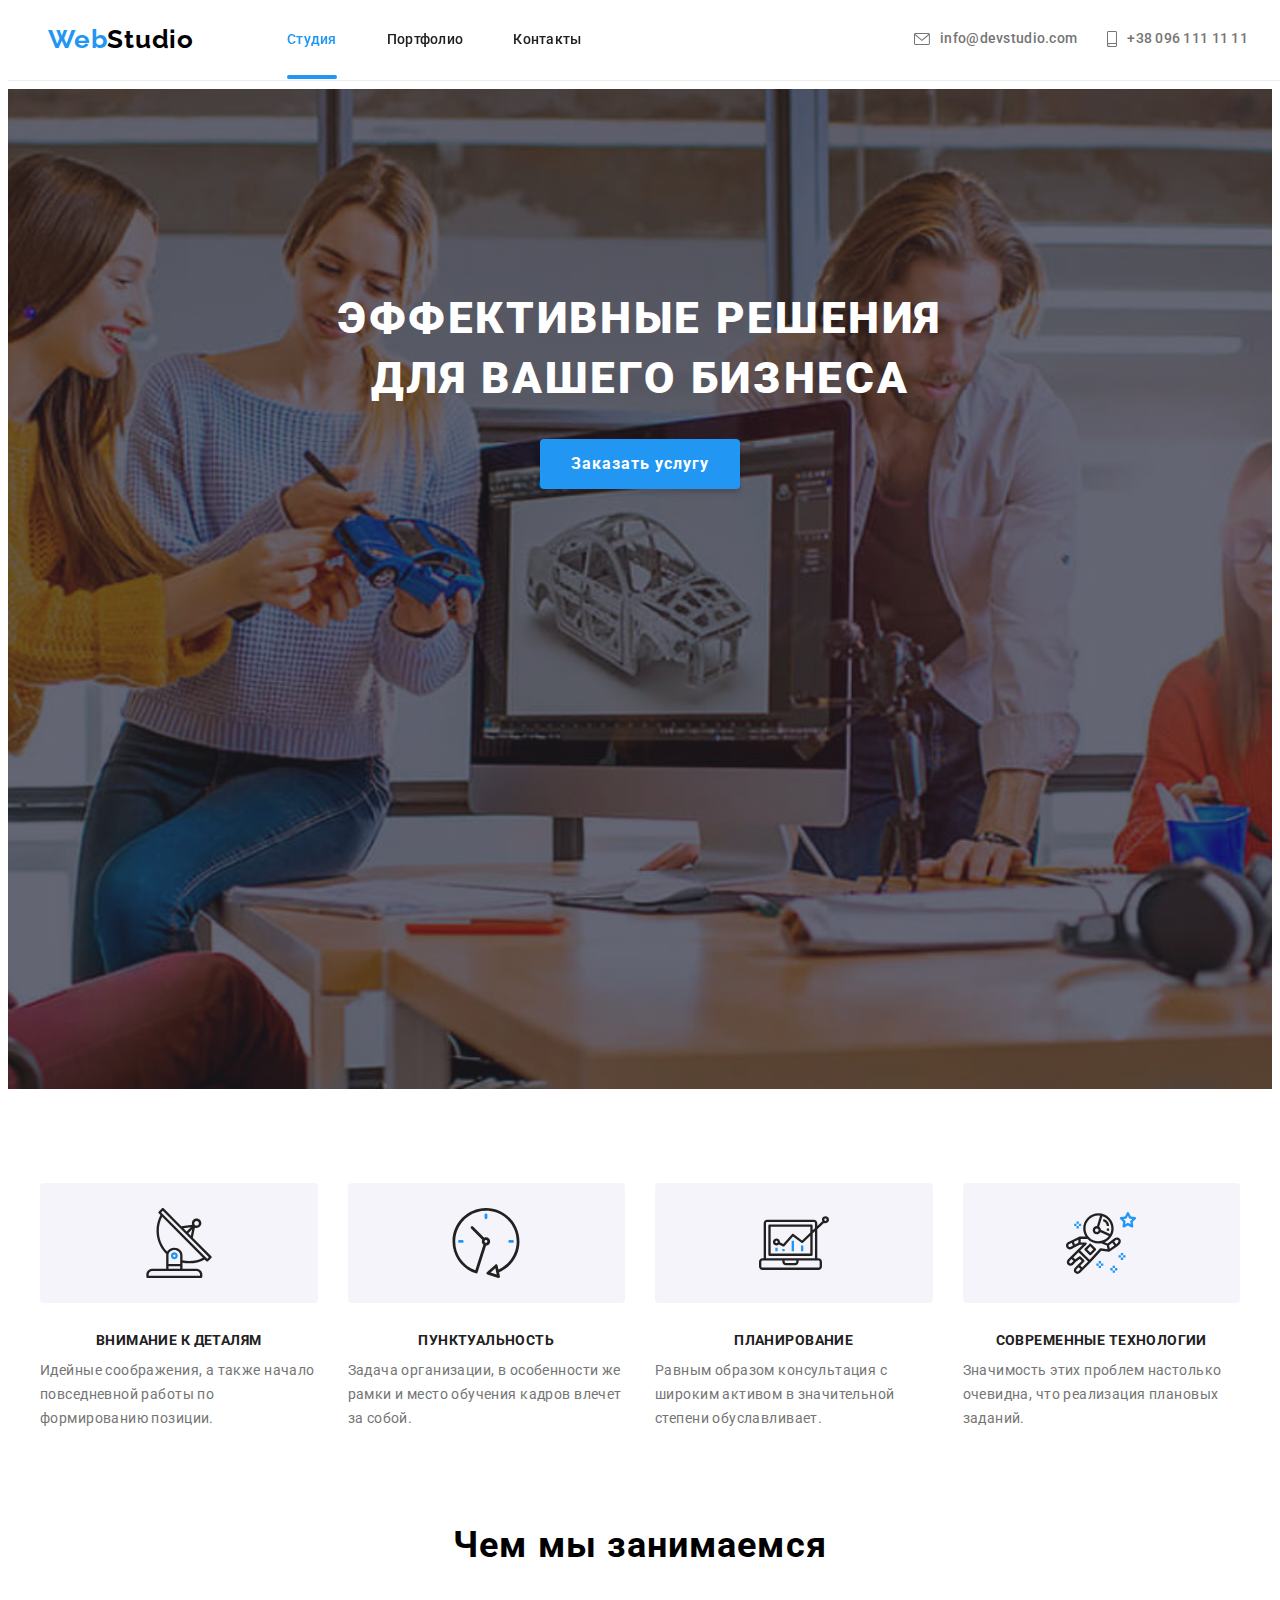
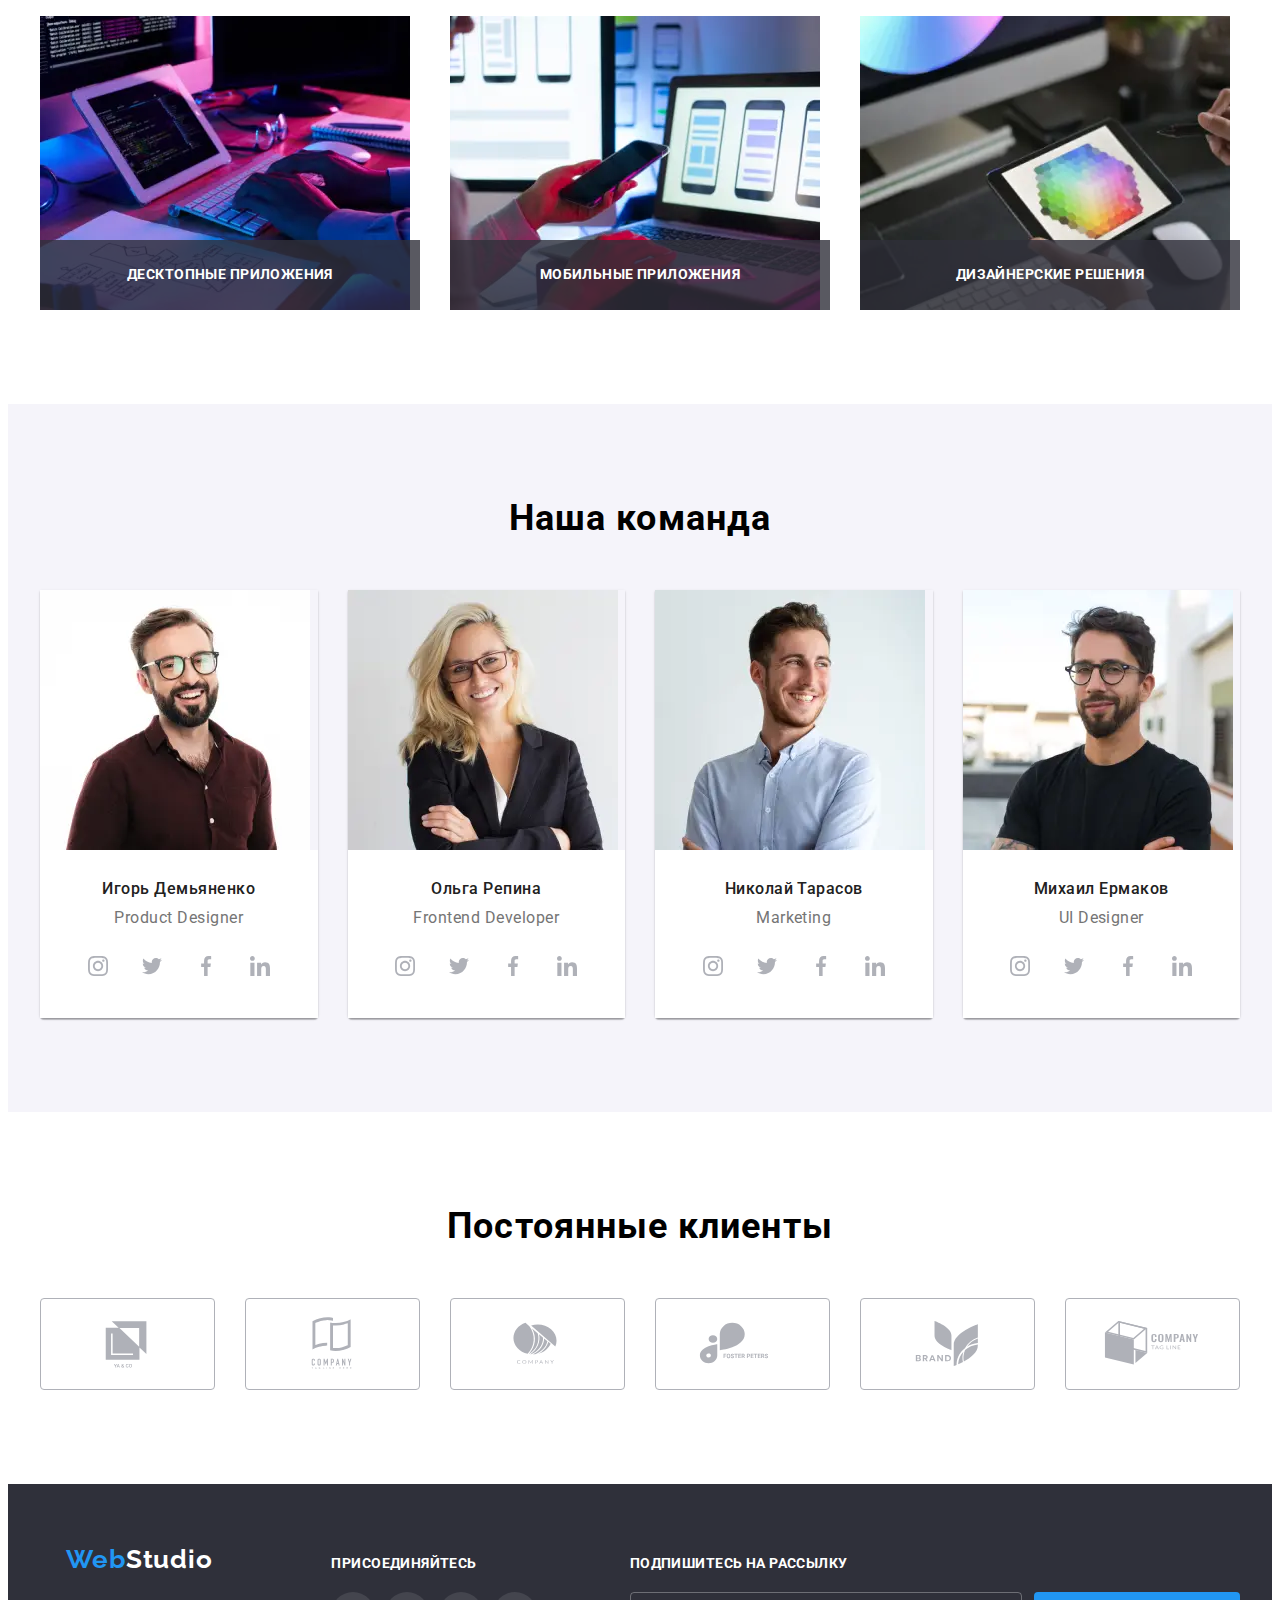
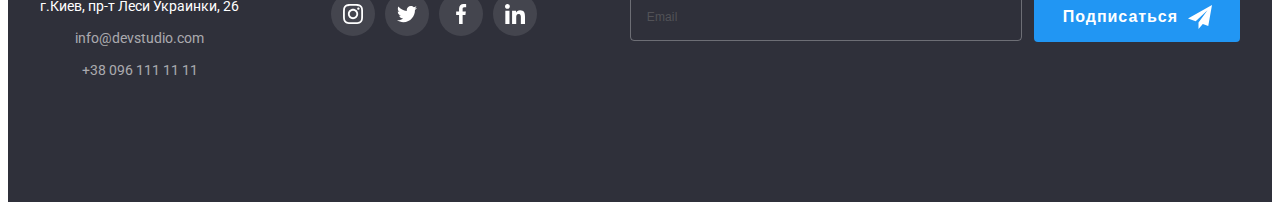
<file: index.html>
<!DOCTYPE html>
<html lang="ru">

<head>

  <meta charset="UTF-8" />
  <meta name="viewport" content="width=device-width, initial-scale=1.0" />
  <!--Строчка, которая делает магию-->
  <meta http-equiv="X-UA-Compatible" content="IE=edge" />

  <title>WebStudio</title>
  <link rel="stylesheet" href="https://cdnjs.cloudflare.com/ajax/libs/modern-normalize/1.1.0/modern-normalize.min.css"
    integrity="sha512-wpPYUAdjBVSE4KJnH1VR1HeZfpl1ub8YT/NKx4PuQ5NmX2tKuGu6U/JRp5y+Y8XG2tV+wKQpNHVUX03MfMFn9Q=="
    crossorigin="anonymous" referrerpolicy="no-referrer" />
  <link rel="preconnect" href="https://fonts.googleapis.com" />
  <link rel="preconnect" href="https://fonts.gstatic.com" crossorigin />
  <link href="https://fonts.googleapis.com/css2?family=Raleway:wght@700&family=Roboto:wght@400;500;700;900&display=swap"
    rel="stylesheet" />
  <link rel="stylesheet" href="./css/main.min.css" />



</head>

<body>
  <!--шапка-->
  <header class="header page-header">
    <div class="
    container header__container">

      <nav class="nav">
        <a class=" logo header__logo link" href="./index.html"> <span class="logo__part">Web</span>Studio</a>
        <ul class="nav__menu-list list">
          <li class="nav__menu-item "><a class=" menu nav__menu-link nav__menu-link-current  link "
              href="./index.html">Студия</a></li>
          <li class="nav__menu-item"><a class=" menu nav__menu-link  link" href="./portfolio.html">Портфолио</a></li>
          <li class="nav__menu-item"><a class="menu nav__menu-link link" href="#">Контакты</a></li>
        </ul>
      </nav>


      <ul class="header__contact-list list">
        <li class="header__contact-item "> <a class=" menu header__mail link" href="mailto:info@devstudio.com"> <svg
              class="header__mail-icon icon ">
              <use href="./images/symbol-defs.svg#icon-envelope "></use>
            </svg>
            info@devstudio.com</a>
        </li>
        <li class="header__contact-item "><a class=" menu header__tel link " href="tel:380961111111"><svg
              class="header__tel-icon icon">
              <use href="./images/symbol-defs.svg#icon-smartphone "></use>
            </svg>+38 096 111 11 11</a> </li>
      </ul>
      <button class="burger-btn" type="button" data-menu-open aria-expanded="false" aria-controls="mobile-menu">
        <svg class="burger-icon" width="40" height="40" aria-label="Переключатель
        мобильного меню">
          <use href="./images/symbol-defs.svg#icon-menu_40px-2"></use>
        </svg>
      </button>
    </div>
    <!--МОБИЛЬНОЕ МЕНЮ-->
    <div class="mobile-menu" data-menu id="mobile-menu">
      <button class="mobile-btn-close" type="button" data-menu-close>
        <svg class="mobile-close-icon" width="40" height="40">
          <use href="./images/symbol-defs.svg#icon-close_40px-1"></use>
        </svg>
      </button>

      <div>
        <ul class="mobile-menu-list list ">
          <li class="nav__menu-item "><a class=" menu nav__menu-link-current link " href="./index.html">Студия</a></li>

          <li class="nav__menu-item"><a class=" menu nav__menu-link  link" href="./portfolio.html">Портфолио</a></li>
          <li class="nav__menu-item"><a class="menu nav__menu-link link" href="#">Контакты</a></li>
        </ul>
      </div>

      <div>
        <ul class=" mobile-contact-list list">
          <li class="menu__contact-item "> <a class=" contact-mail link" href="mailto:info@devstudio.com">
              info@devstudio.com</a>
          </li>
          <li class="menu__contact-item "><a class=" contact-tel link " href="tel:380961111111">

              +38 096 111 11 11</a> </li>
        </ul>

        <ul class=" menu-social list">
          <li class="menu-social-item "> <a class="menu-social-link  link" aria-label="Instagram" href="#">
              Instagram </a></li>
          <li class="menu-social-item"><a class="menu-social-link  link" aria-label=" Twitter" href="#">
              Twitter</a></li>
          <li class="menu-social-item "><a class="menu-social-link  link" aria-label="Facebook" href="#">
              Facebook</a></li>
          <li class="menu-social-item"><a class="menu-social-link   link" aria-label="LinkedIn" href="#">
              LinkedIn</a></li>
        </ul>
      </div>

    </div>
  </header>


  <!--Главный контейнер-->


  <main class="main-section ">
    <!-- герой-->

    <section class="section-hero">
      <div class="container">
        <div class=" section-hero-container">
          <h1 class="main-title">
            Эффективные решения
            для вашего бизнеса
          </h1>
          <button class="main-btn" type="button" data-modal-open>Заказать услугу</button>
        </div>
      </div>




    </section>



    <!-- секция преимущества-->

    <section class="section benefits-section ">
      <div class="container">

        <h2 class="section-litle visually-hidden">Наши преимущества</h2>

        <ul class="item-benefits list">

          <li class="list-benefits list">
            <div class="benefits-block"><svg class="benefits-icons">
                <use class="item-icon" href="./images/symbol-defs.svg#icon-antenna" width="70" height="70"></use>
              </svg></div>

            <h3 class="list-title-benefits">Внимание к деталям</h3>
            <p class="text-benefits">
              Идейные соображения, а также начало повседневной работы по
              формированию позиции.
            </p>
          </li>

          <li class="list-benefits list ">
            <div class="benefits-block"><svg class="benefits-icons">
                <use class="item-icon" href="./images/symbol-defs.svg#icon-clock" width="70" height="70"></use>
              </svg></div>
            <h3 class="list-title-benefits">Пунктуальность</h3>
            <p class="text-benefits">
              Задача организации, в особенности же рамки и место обучения кадров
              влечет за собой.
            </p>
          </li>

          <li class="list-benefits list">
            <div class="benefits-block"> <svg class="benefits-icons">
                <use class="item-icon" href="./images/symbol-defs.svg#icon-diagram" width="70" height="70"></use>
              </svg></div>
            <h3 class="list-title-benefits">Планирование</h3>
            <p class="text-benefits">
              Равным образом консультация с широким активом в значительной
              степени обуславливает.
            </p>
          </li>

          <li class="list-benefits list">
            <div class="benefits-block"><svg class="benefits-icons">
                <use class="item-icon" href="./images/symbol-defs.svg#icon-astronaut" width="70" height="70"></use>
              </svg></div>
            <h3 class="list-title-benefits">Современные технологии</h3>
            <p class="text-benefits">
              Значимость этих проблем настолько очевидна, что реализация
              плановых заданий.
            </p>
          </li>

        </ul>
      </div>

    </section>
    <!--Занятия-->
    <section class="section activity-section">
      <div class="container">
        <h2 class="section-title">Чем мы занимаемся</h2>

        <ul class="item-activity">
          <li class="activity-img list">
            <picture>
              <source media="(min-width:1200px)" srcset="./images/img/occupation/occ-1-desktop.webp 1x,
            ./images/img/occupation/occ-1-desktop@2x.webp 2x" type="image/webp">
              <source media="(min-width:1200px)" srcset="./images/img/occupation/occ-1-desktop.jpg 1x,
             ./images/img/occupation/occ-1-desktop@2x.jpg 2x">
              <img src="#" alt="картинка-верска-сайта">
            </picture>
            <div class="activity-description">
              <p class="text-activity-description">
                Десктопные приложения
              </p>
            </div>

          </li>
          <li class="activity-img list">
            <picture>
              <source media="(min-width:1200px)" srcset="./images/img/occupation/occ-2-desktop.webp 1x,
              ./images/img/occupation/occ-2-desktop@2x.webp 2x " type="image/webp">
              <source media="(min-width:1200px)" srcset="./images/img/occupation/occ-2-desktop.jpg 1x,
               ./images/img/occupation/occ-2-desktop@2x.jpg 2x">
              <img src="#" alt="картинка-разработка-мобильных-приложений">
            </picture>
            <div class="activity-description">
              <p class="text-activity-description">
                Мобильные приложения
              </p>
            </div>
          </li>
          <li class="activity-img list">
            <picture>
              <source media="(min-width:1200px)" srcset="./images/img/occupation/occ-3-desktop.webp 1x,
              ./images/img/occupation/occ-3-desktop@2x.webp 2x " type="image/webp">
              <source media="(min-width:1200px)" srcset="./images/img/occupation/occ-3-desktop.jpg 1x,
               ./images/img/occupation/occ-3-desktop@2x.jpg 2x">
              <img src="#" alt="картинка-разработка-игр">
            </picture>
            <div class="activity-description">
              <p class="text-activity-description">
                Дизайнерские решения
              </p>
            </div>
          </li>

        </ul>
      </div>
    </section>
    <!--Наша команда-->
    <section class="section team-section">
      <div class="container">
        <h2 class="section-title">Наша команда</h2>
        <ul class="item-team">

          <li class="team-card list">
            <picture> <source media="(max-width:767px)" srcset="./images/img/team/team-1.webp 1x,
              ./images/img/team/team-1@2x.webp 2x" type="image/webp">
              <source media="(max-width:767px)" srcset="./images/img/team/team-1.jpg 1x,
              ./images/img/team/team-1@2x.jpg 2x">
              
              <source media="(max-width:1199px)" srcset="./images/img/team/team-1-tablet.webp 1x,
              ./images/img/team/team-1-tablet@2x.webp 2x" type="image/webp">
              <source media="(max-width:1199px)" srcset="./images/img/team/team-1-tablet.jpg 1x,
               ./images/img/team/team-1-tablet@2x.jpg 2x">

              <source media="(min-width:1200px)" srcset="./images/img/team/team-1-desktop.webp 1x,
              ./images/img/team/team-1-desktop@2x.webp 2x" type="image/webp">
              <source media="(min-width:1200px)" srcset="./images/img/team/team-1-desktop.jpg 1x,
               ./images/img/team/team-1-desktop@2x.jpg 2x">
             
             
              <img class="team-img" src="#" alt="фото-сотрудника">
            </picture>
            <div class="staff">
              <h3 class="team-title">Игорь Демьяненко</h3>
              <p class="team-text" lang="en">Product Designer</p>
              <ul class="social-media list">
                <li class="social-media-item"> <a class="social-link" href=""><svg
                      class="social-media-icon social-media-icon-team">
                      <use href="./images/symbol-defs.svg#icon-instagram" width="20" height="20"></use>
                    </svg></a></li>
                <li class="social-media-item"><a class="social-link" href=""><svg
                      class="social-media-icon social-media-icon-team">
                      <use href="./images/symbol-defs.svg#icon-twitter" width="20" height="20"></use>
                    </svg></a></li>
                <li class="social-media-item"> <a class="social-link" href=""><svg
                      class="social-media-icon social-media-icon-team">
                      <use href="./images/symbol-defs.svg#icon-facebook" width="20" height="20"></use>
                    </svg></a></li>
                <li class="social-media-item"><a class="social-link" href=""><svg
                      class="social-media-icon social-media-icon-team ">
                      <use href="./images/symbol-defs.svg#icon-linkedin" width="20" height="20"></use>
                    </svg></a></li>
              </ul>
            </div>
          </li>
          <li class="team-card list">
            <picture>
               <source media="(max-width:767px)" srcset="./images/img/team/team-2.webp 1x,
                ./images/img/team/team-2@2x.webp 2x" type="image/webp">
                <source media="(max-width:767px)" srcset="./images/img/team/team-2.jpg 1x,
                ./images/img/team/team-2@2x.jpg 2x">
                
                <source media="(max-width:1199px)" srcset="./images/img/team/team-2-tablet.webp 1x,
                ./images/img/team/team-2-tablet@2x.webp 2x" type="image/webp">
                <source media="(max-width:1199px)" srcset="./images/img/team/team-2-tablet.jpg 1x,
                 ./images/img/team/team-2-tablet@2x.jpg 2x">
  
                <source media="(min-width:1200px)" srcset="./images/img/team/team-2-desktop.webp 1x,
                ./images/img/team/team-2-desktop@2x.webp 2x" type="image/webp">
                <source media="(min-width:1200px)" srcset="./images/img/team/team-2-desktop.jpg 1x,
                 ./images/img/team/team-2-desktop@2x.jpg 2x">

              <img class="team-img" src=".#" alt="фото-сотрудника">
            </picture>
            <div class="staff">
              <h3 class="team-title">Ольга Репина</h3>
              <p class="team-text" lang="en">Frontend Developer</p>
              <ul class=" social-media list">
                <li class="social-media-item"> <a class="social-link" href=""><svg
                      class="social-media-icon social-media-icon-team">
                      <use href="./images/symbol-defs.svg#icon-instagram" width="20" height="20"></use>
                    </svg></a></li>
                <li class="social-media-item"><a class="social-link" href=""><svg
                      class="social-media-icon social-media-icon-team">
                      <use href="./images/symbol-defs.svg#icon-twitter" width="20" height="20"></use>
                    </svg></a></li>
                <li class="social-media-item"> <a class="social-link" href=""><svg
                      class="social-media-icon social-media-icon-team">
                      <use href="./images/symbol-defs.svg#icon-facebook" width="20" height="20"></use>
                    </svg></a></li>
                <li class="social-media-item"><a class="social-link" href=""><svg
                      class="social-media-icon social-media-icon-team ">
                      <use href="./images/symbol-defs.svg#icon-linkedin" width="20" height="20"></use>
                    </svg></a></li>
              </ul>
            </div>
          </li>
          <li class="team-card list">
            <picture> <source media="(max-width:767px)" srcset="./images/img/team/team-3.webp 1x,
              ./images/img/team/team-3@2x.webp 2x" type="image/webp">
              <source media="(max-width:767px)" srcset="./images/img/team/team-3.jpg 1x,
              ./images/img/team/team-3@2x.jpg 2x">
              
              <source media="(max-width:1199px)" srcset="./images/img/team/team-3-tablet.webp 1x,
              ./images/img/team/team-3-tablet@2x.webp 2x" type="image/webp">
              <source media="(max-width:1199px)" srcset="./images/img/team/team-3-tablet.jpg 1x,
               ./images/img/team/team-3-tablet@2x.jpg 2x">

              <source media="(min-width:1200px)" srcset="./images/img/team/team-3-desktop.webp 1x,
              ./images/img/team/team-3-desktop@2x.webp 2x" type="image/webp">
              <source media="(min-width:1200px)" srcset="./images/img/team/team-3-desktop.jpg 1x,
               ./images/img/team/team-3-desktop@2x.jpg 2x">
              <img class="team-img" src="#" alt="фото-сотрудника">
            </picture>
            <div class="staff">
              <h3 class="team-title">Николай Тарасов</h3>
              <p class="team-text" lang="en">Marketing</p>
              <ul class=" social-media list">
                <li class="social-media-item"> <a class="social-link" href=""><svg
                      class="social-media-icon social-media-icon-team">
                      <use href="./images/symbol-defs.svg#icon-instagram" width="20" height="20"></use>
                    </svg></a></li>
                <li class="social-media-item"><a class="social-link" href=""><svg
                      class="social-media-icon social-media-icon-team">
                      <use href="./images/symbol-defs.svg#icon-twitter" width="20" height="20"></use>
                    </svg></a></li>
                <li class="social-media-item"> <a class="social-link" href=""><svg
                      class="social-media-icon social-media-icon-team">
                      <use href="./images/symbol-defs.svg#icon-facebook" width="20" height="20"></use>
                    </svg></a></li>
                <li class="social-media-item"><a class="social-link" href=""><svg
                      class="social-media-icon social-media-icon-team ">
                      <use href="./images/symbol-defs.svg#icon-linkedin" width="20" height="20"></use>
                    </svg></a></li>
              </ul>
            </div>
          </li>
          <li class="team-card list">
            <picture> <source media="(max-width:767px)" srcset="./images/img/team/team-4.webp 1x,
              ./images/img/team/team-4@2x.webp 2x" type="image/webp">
              <source media="(max-width:767px)" srcset="./images/img/team/team-4.jpg 1x,
              ./images/img/team/team-4@2x.jpg 2x">
              
              <source media="(max-width:1199px)" srcset="./images/img/team/team-4-tablet.webp 1x,
              ./images/img/team/team-4-tablet@2x.webp 2x" type="image/webp">
              <source media="(max-width:1199px)" srcset="./images/img/team/team-4-tablet.jpg 1x,
               ./images/img/team/team-4-tablet@2x.jpg 2x">

              <source media="(min-width:1200px)" srcset="./images/img/team/team-4-desktop.webp 1x,
              ./images/img/team/team-4-desktop@2x.webp 2x" type="image/webp">
              <source media="(min-width:1200px)" srcset="./images/img/team/team-4-desktop.jpg 1x,
               ./images/img/team/team-4-desktop@2x.jpg 2x">

              <img class="team-img" src="#" alt="фото-сотрудника">
            </picture>
            <div class="staff">
              <h3 class="team-title">Михаил Ермаков</h3>
              <p class="team-text" lang="en">UI Designer</p>
              <ul class=" social-media list">
                <li class="social-media-item"> <a class="social-link" href=""><svg
                      class="social-media-icon social-media-icon-team">
                      <use href="./images/symbol-defs.svg#icon-instagram" width="20" height="20"></use>
                    </svg></a></li>
                <li class="social-media-item"><a class="social-link" href=""><svg
                      class="social-media-icon social-media-icon-team">
                      <use href="./images/symbol-defs.svg#icon-twitter" width="20" height="20"></use>
                    </svg></a></li>
                <li class="social-media-item"> <a class="social-link" href=""><svg
                      class="social-media-icon social-media-icon-team">
                      <use href="./images/symbol-defs.svg#icon-facebook" width="20" height="20"></use>
                    </svg></a></li>
                <li class="social-media-item"><a class="social-link" href=""><svg
                      class="social-media-icon social-media-icon-team ">
                      <use href="./images/symbol-defs.svg#icon-linkedin" width="20" height="20"></use>
                    </svg></a></li>
              </ul>

            </div>
          </li>

        </ul>
      </div>

    </section>
    <!--Наши клиенты-->
    <section class="section our-clients">
      <div class="container">
        <h2 class="section-title">Постоянные клиенты</h2>
        <ul class="our-clients-list list">
          <li class="our-clients-item"><a class="our-clients-link link" href=""><svg class="our-clients-icon">
                <use href="./images/symbol-defs.svg#icon-group"></use>
              </svg></a></li>
          <li class="our-clients-item"><a class="our-clients-link link" href=""><svg class="our-clients-icon">
                <use href="./images/symbol-defs.svg#icon-group-one"></use>
              </svg></a></li>
          <li class="our-clients-item"><a class="our-clients-link link" href=""><svg class="our-clients-icon">
                <use href="./images/symbol-defs.svg#icon-group-two"></use>
              </svg></a></li>

          <li class="our-clients-item"><a class="our-clients-link link" href=""><svg class="our-clients-icon">
                <use href="./images/symbol-defs.svg#icon-group-four"></use>
              </svg></a></li>
          <li class="our-clients-item"><a class="our-clients-link link" href=""><svg class="our-clients-icon">
                <use href="./images/symbol-defs.svg#icon-group-three"></use>
              </svg></a></li>
          <li class="our-clients-item"><a class="our-clients-link link" href=""><svg class="our-clients-icon">
                <use href="./images/symbol-defs.svg#icon-group-six"></use>
              </svg></a></li>
        </ul>
      </div>

    </section>
  </main>
  <!--подвал-->
  <footer class="footer">
    <div class="container footer-flex">


      <div class="footer-left"> <a class=" logo footer-logo link" href="/"> <span
            class="logo__part">Web</span>Studio</a>
        <address class="address">
          <ul class="adress-item">
            <li class="adress-list list"><a class="adress-area link" href="">г.Киев, пр-т Леси Украинки, 26</a></li>
            <li class="adress-list list"><a class="adress-mail link"
                href="mailto:info@devstudio.com">info@devstudio.com</a>
            </li>
            <li class="adress-list list"><a class="adress-tel link" href="tel:380961111111 ">+38 096 111 11 11</a></li>
          </ul>
        </address>
      </div>
      <div class="footer-right">
        <p class="footer-title">присоединяйтесь</p>
        <ul class="footer-social-media-list list ">
          <li class=" footer-social-item social-media-item"> <a class="social-link" href=""><svg
                class="social-media-icon footer-icon">
                <use href="./images/symbol-defs.svg#icon-instagram" width="20" height="20"></use>
              </svg></a></li>
          <li class=" footer-social-item social-media-item"><a class="social-link" href=""><svg
                class="social-media-icon footer-icon">
                <use href="./images/symbol-defs.svg#icon-twitter" width="20" height="20"></use>
              </svg></a></li>
          <li class=" footer-social-item social-media-item"> <a class="social-link" href=""><svg
                class="social-media-icon footer-icon">
                <use href="./images/symbol-defs.svg#icon-facebook" width="20" height="20"></use>
              </svg></a></li>
          <li class="footer-social-item social-media-item"><a class="social-link" href=""><svg
                class="social-media-icon footer-icon">
                <use href="./images/symbol-defs.svg#icon-linkedin" width="20" height="20"></use>
              </svg></a></li>
        </ul>
      </div>
      <!--Форма-->
      <div class="form-footer-block">
        <p class="footer-title">Подпишитесь на рассылку</p>
        <form class="form-footer">
          <label class="form-label"><input class="form-input" type="email" name="mail" placeholder="Email"></label>
          <button class="form-btn" type="submit">Подписаться<svg class="form-footer-icon">
              <use href="./images/symbol-defs.svg#icon-icon-send" width="24" height="24"></use>
            </svg></button>
        </form>
      </div>

    </div>
  </footer>
  <!--Модальное окно-->
  <div class="backdrop is-hidden" data-modal>
    <div class="modal">
      <button type="button" class="modal-button-close" data-modal-close><svg class=" modal-close-icon" width="18"
          height="18">
          <use href="./images/symbol-defs.svg#icon-close"></use>
        </svg></button>
      <!--форма модального окна-->
      <form class="modal-form">
        <p class="modal-form-title">Оставьте свои данные, мы вам перезвоним</p>

        <label class="modal-form-field">Имя
          <span class="modal-form-block">
            <input class="modal-form-input" type="text" name="user-name" minlength="2" pattern="[a-zA-Zа-яёА-ЯЁ]+"
              title="Имя должно содержать символы кириллицы или латиницы" placeholder="Виктория" required />
            <svg class=" modal-form-icon" width="18" height="18">
              <use href="./images/symbol-defs.svg#icon-person-black"></use>
            </svg></span>

        </label>

        <label class="modal-form-field"> Телефон
          <span class="modal-form-block">
            <input class="modal-form-input" type="tel" name="user-tel" placeholder="+380-00-000-00-00"
              pattern="^\+380-\d{2}-\d{3}-\d{2}-\d{2}$" title="Номер должен содержать пробелы" required>
            <svg class="modal-form-icon" width="18" height="18">
              <use href="./images/symbol-defs.svg#icon-phone-black"></use>
            </svg></span>
        </label>

        <label class="modal-form-field">Почта
          <span class="modal-form-block">
            <input class="modal-form-input" type="email" name="user-mail" placeholder="fen2152@mail.com"><svg
              class=" modal-form-icon" width="18" height="18">
              <use href="./images/symbol-defs.svg#icon-email-black"></use>
            </svg></span>

        </label>

        <label class="modal-form-field margine-massage">Комментарий
          <textarea class="modal-form-massage" name="user-massage" placeholder="Введите текст"></textarea>
        </label>
        <input class="modal-form-checkbox visually-hidden" type="checkbox" id="accept-policy">
        <label class="modal-form-checkbox-label" for="accept-policy">Соглашаюсь с рассылкой и принимаю&nbsp;<a
            class="modal-form-checkbox-link" href="#">Условия договора</a></label>



        <button class="modal-form-btn" type="submit">Отправить</button>
      </form>
    </div>
  </div>
  <!--Скрипты-->
  <script src="./js/modal.js"></script>
  <script src="./js/menu.js"></script>

  <script>
    const { height: pageHeaderHeight } = document
      .querySelector(".page-header")
      .getBoundingClientRect();
    document.body.style.paddingTop = `${pageHeaderHeight}px`;

  </script>


</body>

</html>
</file>
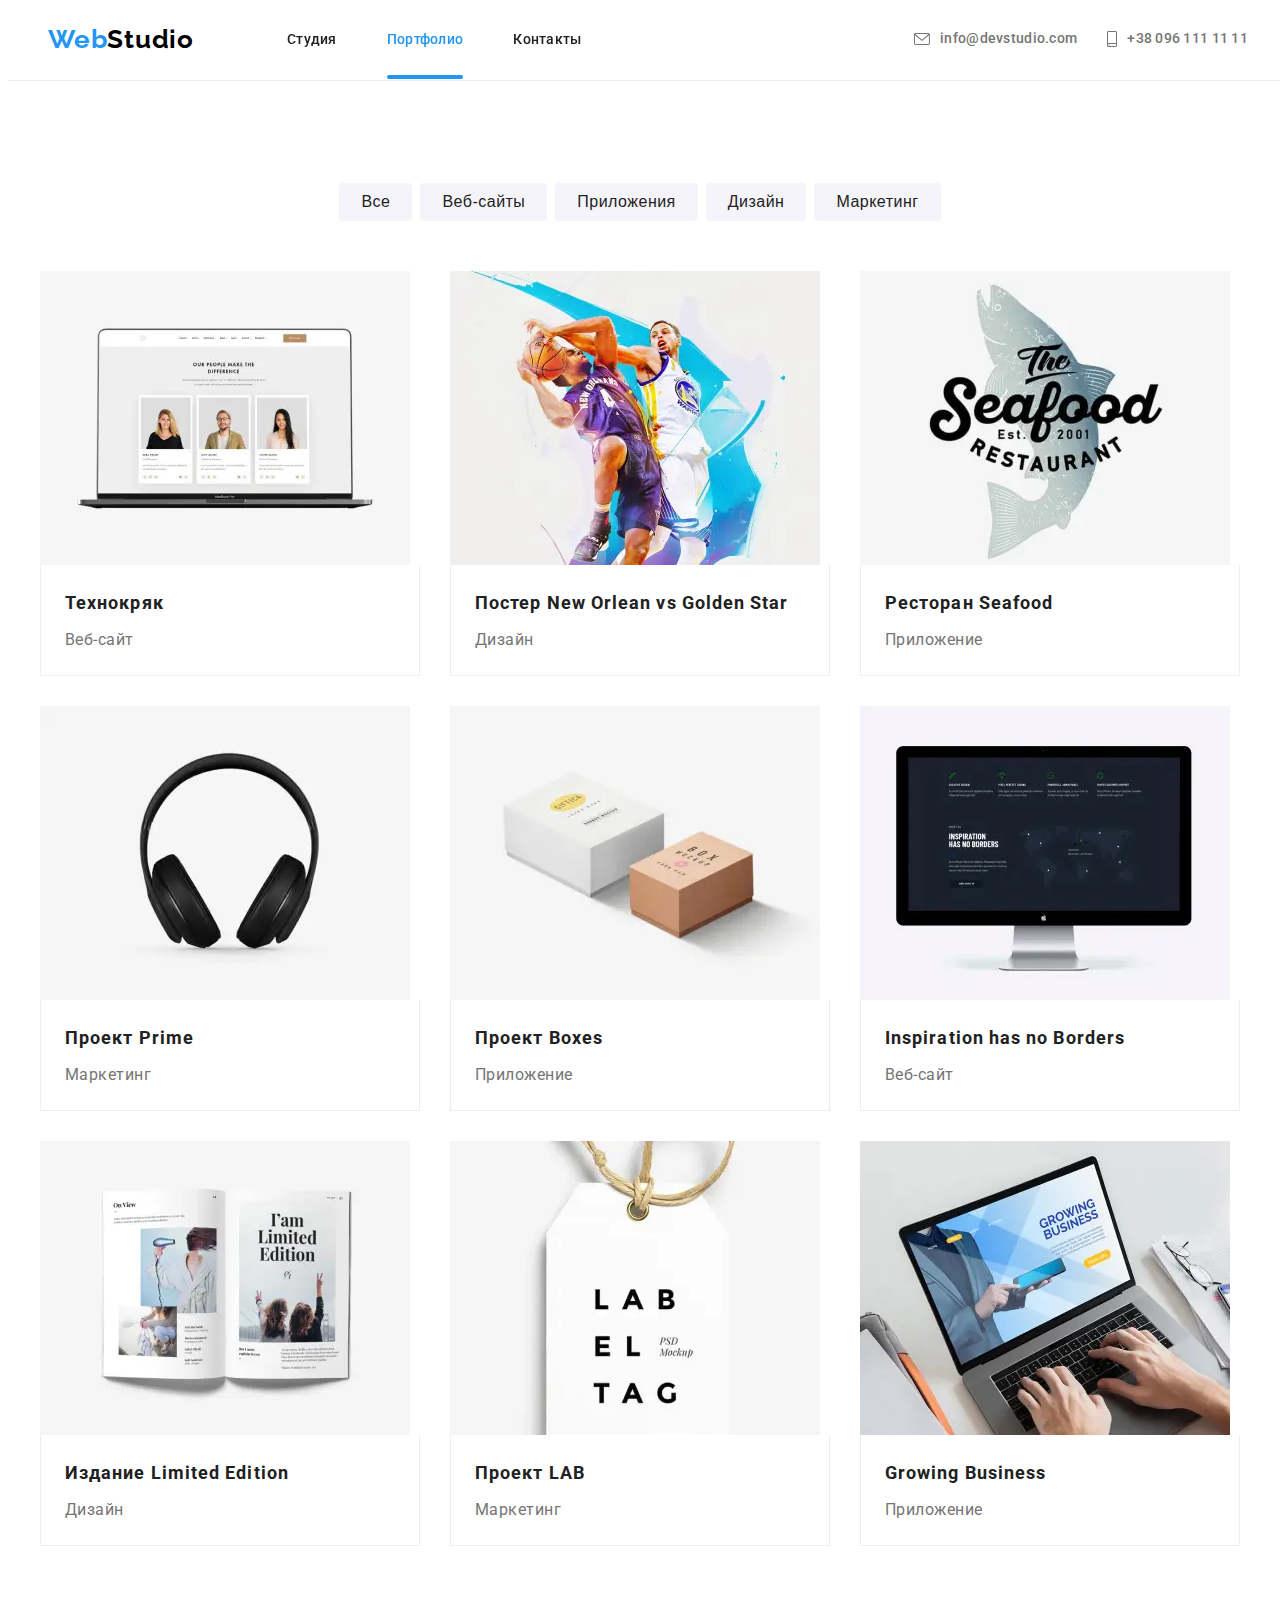
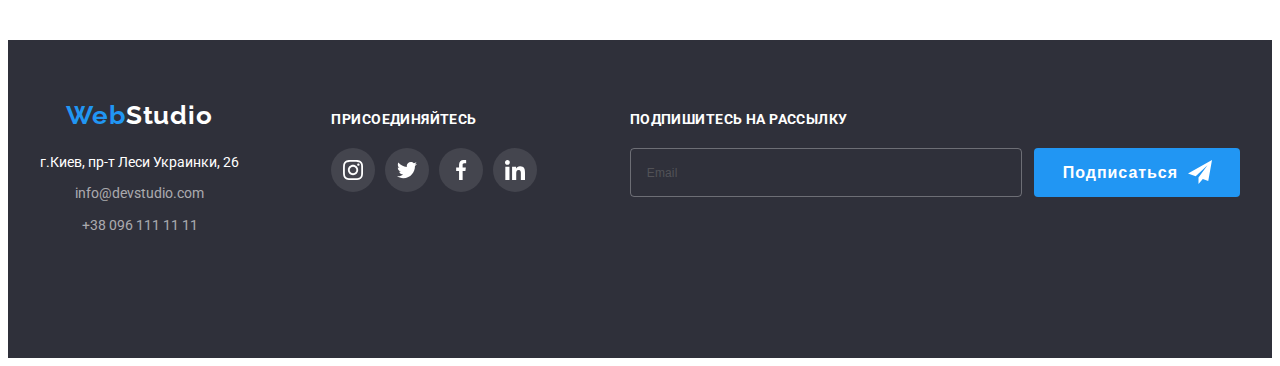
<file: portfolio.html>
<!DOCTYPE html>
<html lang="ru">

<head>

  <meta charset="UTF-8" />
  <meta name="viewport" content="width=device-width, initial-scale=1.0" />
  <!--Строчка, которая делает магию-->
  <meta http-equiv="X-UA-Compatible" content="IE=edge" />
  <title>WebStudio</title>
  <link rel="stylesheet" href="https://cdnjs.cloudflare.com/ajax/libs/modern-normalize/1.1.0/modern-normalize.min.css"
    integrity="sha512-wpPYUAdjBVSE4KJnH1VR1HeZfpl1ub8YT/NKx4PuQ5NmX2tKuGu6U/JRp5y+Y8XG2tV+wKQpNHVUX03MfMFn9Q=="
    crossorigin="anonymous" referrerpolicy="no-referrer" />
  <link rel="preconnect" href="https://fonts.googleapis.com" />
  <link rel="preconnect" href="https://fonts.gstatic.com" crossorigin>
  <link href="https://fonts.googleapis.com/css2?family=Raleway:wght@700&family=Roboto:wght@400;500;700;900&display=swap"
    rel="stylesheet" />
  <link rel="stylesheet" href="./css/main.min.css" />

</head>

<body>
  <!--шапка-->
  <header class="header page-header">
    <div class="container header__container">

      <nav class="nav">
        <a class=" logo header__logo link" href="./index.html"> <span class="logo__part">Web</span>Studio</a>
        <ul class="nav__menu-list list">
          <li class="nav__menu-item "><a class=" menu nav__menu-link  link " href="./index.html">Студия</a></li>
          <li class="nav__menu-item"><a class=" menu nav__menu-link nav__menu-link-current  link"
              href="./portfolio.html">Портфолио</a></li>
          <li class="nav__menu-item"><a class="menu nav__menu-link link" href="#">Контакты</a></li>
        </ul>
      </nav>


      <ul class="header__contact-list list">
        <li class="header__contact-item "> <a class=" menu header__mail link" href="mailto:info@devstudio.com"> <svg
              class="header__mail-icon icon ">
              <use href="./images/symbol-defs.svg#icon-envelope "></use>
            </svg>
            info@devstudio.com</a>
        </li>
        <li class="header__contact-item "><a class=" menu header__tel link " href="tel:380961111111"><svg
              class="header__tel-icon icon">
              <use href="./images/symbol-defs.svg#icon-smartphone "></use>
            </svg>+38 096 111 11 11</a> </li>
      </ul>
      <button class="burger-btn" type="button" aria-expanded="false" aria-controls="mobile-menu" data-menu-open>
        <svg class="burger-icon" width="40" height="40" aria-label="Переключатель
        мобильного меню">
          <use href="./images/symbol-defs.svg#icon-menu_40px-2"></use>
        </svg>
      </button>
    </div>
    <!--МОБИЛЬНОЕ МЕНЮ-->
    <div class="mobile-menu" id="mobile-menu" data-menu>
      <button class="mobile-btn-close" type="button" data-menu-close>
        <svg class="mobile-close-icon" width="40" height="40">
          <use href="./images/symbol-defs.svg#icon-close_40px-1"></use>
        </svg>
      </button>

      <div>
        <ul class="mobile-menu-list list ">
          <li class="nav__menu-item "><a class=" menu nav__menu-link link " href="./index.html">Студия</a></li>

          <li class="nav__menu-item"><a class=" menu nav__menu-link-current  link" href="./portfolio.html">Портфолио</a>
          </li>
          <li class="nav__menu-item"><a class="menu nav__menu-link link" href="#">Контакты</a></li>
        </ul>
      </div>

      <div>
        <ul class=" mobile-contact-list list">
          <li class="menu__contact-item "> <a class=" contact-mail link" href="mailto:info@devstudio.com">
              info@devstudio.com</a>
          </li>
          <li class="menu__contact-item "><a class=" contact-tel link " href="tel:380961111111">

              +38 096 111 11 11</a> </li>
        </ul>

        <ul class=" menu-social list">
          <li class="menu-social-item "> <a class="menu-social-link  link" aria-label="Instagram" href="#">
              Instagram </a></li>
          <li class="menu-social-item"><a class="menu-social-link  link" aria-label=" Twitter" href="#">
              Twitter</a></li>
          <li class="menu-social-item "><a class="menu-social-link  link" aria-label="Facebook" href="#">
              Facebook</a></li>
          <li class="menu-social-item"><a class="menu-social-link   link" aria-label="LinkedIn" href="#">
              LinkedIn</a></li>
        </ul>
      </div>

    </div>
  </header>

  <!--главная секция-->
  <main>
    <section class=" section section-portfolio ">
      <div class="container">
        <h1 class="main-title-portfolio visually-hidden">Портфолио</h1>
        <h2 class="title-filters visually-hidden">Фильтры</h2>
        <ul class="item-menu-filters">
          <li class="menu-list-filters list"><button class="btn-filters" type="button">Все</button></li>
          <li class="menu-list-filters list"><button class="btn-filters" type="button">Веб-сайты</button></li>
          <li class="menu-list-filters list"><button class="btn-filters" type="button">Приложения</button></li>
          <li class="menu-list-filters list"><button class="btn-filters" type="button">Дизайн</button></li>
          <li class="menu-list-filters list"><button class="btn-filters" type="button">Маркетинг</button></li>
        </ul>

        <h2 class="title-projects visually-hidden">Проекты</h2>
        <ul class="item-projects">
          <li class="list-projects list ">
            <a class="link-project-hover link" href="#">
              <div class="project-block ">

                <picture>
                  <source media="(max-width:767px)" srcset="./images/img/works/works-1.webp 1x,
                    ./images/img/works/works-1@2x.webp 2x" type="image/webp">
                  <source media="(max-width:767px)" srcset="./images/img/works/works-1.jpg 1x,
                    ./images/img/works/works-1@2x.jpg 2x">

                  <source media="(max-width:1199px)" srcset="./images/img/works/works-1-tablet.webp 1x,
                    ./images/img/works/works-1-tablet@2x.webp 2x" type="image/webp">
                  <source media="(max-width:1199px)" srcset="./images/img/works/works-1-tablet.jpg 1x,
                     ./images/img/works/works-1-tablet@2x.jpg 2x">

                  <source media="(min-width:1200px)" srcset="./images/img/works/works-1-desktop.webp 1x,
                    ./images/img/works/works-1-desktop@2x.webp 2x" type="image/webp">
                  <source media="(min-width:1200px)" srcset="./images/img/works/works-1-desktop.jpg 1x,
                     ./images/img/works/works-1-desktop@2x.jpg 2x">
                  <img class="link-projects link" src="" alt="страница веб-сайта" />
                </picture>

                <div class="project-overly">
                  <p class="project-overly-text"> Технокряк это современная площадка распространения коронавируса.
                    Компании используют эту платформу для цифрового
                    шпионажа и атак на защищённые сервера конкурентов.</p>
                </div>
              </div>
              <div class="project-description">
                <h3 class="title-img">Технокряк</h3>
                <p class="text-projects padding-text">Веб-сайт</p>
              </div>
            </a>
          </li>
          <li class="list-projects list ">
            <a class="link-project-hover link" href="">
              <div class="project-block ">
                <picture>
                  <source media="(max-width:767px)" srcset="./images/img/works/works-2.webp 1x,
                  ./images/img/works/works-2@2x.webp 2x" type="image/webp">
                  <source media="(max-width:767px)" srcset="./images/img/works/works-2.jpg 1x,
                  ./images/img/works/works-2@2x.jpg 2x">

                  <source media="(max-width:1199px)" srcset="./images/img/works/works-2-tablet.webp 1x,
                  ./images/img/works/works-2-tablet@2x.webp 2x" type="image/webp">
                  <source media="(max-width:1199px)" srcset="./images/img/works/works-2-tablet.jpg 1x,
                   ./images/img/works/works-2-tablet@2x.jpg 2x">

                  <source media="(min-width:1200px)" srcset="./images/img/works/works-2-desktop.webp 1x,
                  ./images/img/works/works-2-desktop@2x.webp 2x" type="image/webp">
                  <source media="(min-width:1200px)" srcset="./images/img/works/works-2-desktop.jpg 1x,
                   ./images/img/works/works-2-desktop@2x.jpg 2x">
                  <img class="link-projects link" src="#" alt="постер игры в баскетбол" />
                </picture>

                <div class="project-overly">
                  <p class="project-overly-text"> Технокряк это современная площадка распространения коронавируса.
                    Компании используют эту
                    платформу для цифрового
                    шпионажа и атак на защищённые сервера конкурентов.</p>
                </div>
              </div>
              <div class="project-description">
                <h3 class="title-img">Постер <span lang="en">New Orlean vs Golden Star</span></h3>
                <p class="text-projects">Дизайн</p>
              </div>
            </a>
          </li>
          <li class="list-projects list ">
            <a class="link-project-hover link" href="">
              <div class="project-block ">
                <picture>
                  <source media="(max-width:767px)" srcset="./images/img/works/works-3.webp 1x,
                  ./images/img/works/works-3@2x.webp 2x" type="image/webp">
                  <source media="(max-width:767px)" srcset="./images/img/works/works-3.jpg 1x,
                  ./images/img/works/works-3@2x.jpg 2x">

                  <source media="(max-width:1199px)" srcset="./images/img/works/works-3-tablet.webp 1x,
                  ./images/img/works/works-3-tablet@2x.webp 2x" type="image/webp">
                  <source media="(max-width:1199px)" srcset="./images/img/works/works-3-tablet.jpg 1x,
                   ./images/img/works/works-3-tablet@2x.jpg 2x">

                  <source media="(min-width:1200px)" srcset="./images/img/works/works-3-desktop.webp 1x,
                  ./images/img/works/works-3-desktop@2x.webp 2x" type="image/webp">
                  <source media="(min-width:1200px)" srcset="./images/img/works/works-3-desktop.jpg 1x,
                   ./images/img/works/works-3-desktop@2x.jpg 2x">
                  <img class="link-projects link" src="#" alt="лого ресторана" />
                </picture>

                <div class="project-overly">
                  <p class="project-overly-text"> Технокряк это современная площадка распространения коронавируса.
                    Компании используют эту
                    платформу для цифрового
                    шпионажа и атак на защищённые сервера конкурентов.</p>
                </div>
              </div>
              <div class="project-description">
                <h3 class="title-img">Ресторан <span lang="en">Seafood</span></h3>
                <p class="text-projects">Приложение</p>
              </div>
            </a>
          </li>
          <li class="list-projects list ">
            <a class="link-project-hover link" href="">
              <div class="project-block ">
                <picture>
                  <source media="(max-width:767px)" srcset="./images/img/works/works-4.webp 1x,
                  ./images/img/works/works-4@2x.webp 2x" type="image/webp">
                  <source media="(max-width:767px)" srcset="./images/img/works/works-4.jpg 1x,
                  ./images/img/works/works-4@2x.jpg 2x">

                  <source media="(max-width:1199px)" srcset="./images/img/works/works-4-tablet.webp 1x,
                  ./images/img/works/works-4-tablet@2x.webp 2x" type="image/webp">
                  <source media="(max-width:1199px)" srcset="./images/img/works/works-4-tablet.jpg 1x,
                   ./images/img/works/works-4-tablet@2x.jpg 2x">

                  <source media="(min-width:1200px)" srcset="./images/img/works/works-4-desktop.webp 1x,
                  ./images/img/works/works-4-desktop@2x.webp 2x" type="image/webp">
                  <source media="(min-width:1200px)" srcset="./images/img/works/works-4-desktop.jpg 1x,
                   ./images/img/works/works-4-desktop@2x.jpg 2x">
                  <img class="link-projects link" src="#" alt="наушники" />
                </picture>

                <div class="project-overly">
                  <p class="project-overly-text"> Технокряк это современная площадка распространения коронавируса.
                    Компании используют
                    эту платформу для цифрового
                    шпионажа и атак на защищённые сервера конкурентов.</p>
                </div>
              </div>
              <div class="project-description">
                <h3 class="title-img">Проект <span lang="en">Prime</span></h3>
                <p class="text-projects">Маркетинг</p>
              </div>
            </a>
          </li>
          <li class="list-projects list ">
            <a class="link-project-hover link" href="">
              <div class="project-block ">
                <picture>
                  <source media="(max-width:767px)" srcset="./images/img/works/works-5.webp 1x,
                  ./images/img/works/works-5@2x.webp 2x" type="image/webp">
                  <source media="(max-width:767px)" srcset="./images/img/works/works-5.jpg 1x,
                  ./images/img/works/works-5@2x.jpg 2x">

                  <source media="(max-width:1199px)" srcset="./images/img/works/works-5-tablet.webp 1x,
                  ./images/img/works/works-5-tablet@2x.webp 2x" type="image/webp">
                  <source media="(max-width:1199px)" srcset="./images/img/works/works-5-tablet.jpg 1x,
                   ./images/img/works/works-5-tablet@2x.jpg 2x">

                  <source media="(min-width:1200px)" srcset="./images/img/works/works-5-desktop.webp 1x,
                  ./images/img/works/works-5-desktop@2x.webp 2x" type="image/webp">
                  <source media="(min-width:1200px)" srcset="./images/img/works/works-5-desktop.jpg 1x,
                   ./images/img/works/works-5-desktop@2x.jpg 2x">
                  <img class="link-projects link" src="#" alt="коробки" />
                </picture>
                <div class="project-overly">
                  <p class="project-overly-text"> Технокряк это современная площадка распространения коронавируса.
                    Компании используют
                    эту платформу для цифрового
                    шпионажа и атак на защищённые сервера конкурентов.</p>
                </div>
              </div>
              <div class="project-description">
                <h3 class="title-img">Проект <span lang="en">Boxes</span></h3>
                <p class="text-projects">Приложение</p>
              </div>
            </a>
          </li>
          <li class="list-projects list ">
            <a class="link-project-hover link" href="">
              <div class="project-block">
                <picture>
                  <source media="(max-width:767px)" srcset="./images/img/works/works-6.webp 1x,
                ./images/img/works/works-6@2x.webp 2x" type="image/webp">
                  <source media="(max-width:767px)" srcset="./images/img/works/works-6.jpg 1x,
                ./images/img/works/works-6@2x.jpg 2x">

                  <source media="(max-width:1199px)" srcset="./images/img/works/works-6-tablet.webp 1x,
                ./images/img/works/works-6-tablet@2x.webp 2x" type="image/webp">
                  <source media="(max-width:1199px)" srcset="./images/img/works/works-6-tablet.jpg 1x,
                 ./images/img/works/works-6-tablet@2x.jpg 2x">

                  <source media="(min-width:1200px)" srcset="./images/img/works/works-6-desktop.webp 1x,
                ./images/img/works/works-6-desktop@2x.webp 2x" type="image/webp">
                  <source media="(min-width:1200px)" srcset="./images/img/works/works-6-desktop.jpg 1x,
                 ./images/img/works/works-6-desktop@2x.jpg 2x">
                  <img class="link-projects link" src="#" alt="компьютер" />
                  </picture>

                  <div class="project-overly">
                    <p class="project-overly-text"> Технокряк это современная площадка распространения коронавируса.
                      Компании используют
                      эту платформу для цифрового
                      шпионажа и атак на защищённые сервера конкурентов.</p>
                  </div>
              </div>
              <div class="project-description">
                <h3 class="title-img" lang="en">Inspiration has no Borders</h3>
                <p class="text-projects">Веб-сайт</p>
              </div>
            </a>
          </li>
          <li class="list-projects list">
            <a class="link-project-hover link" href="">
              <div class="project-block">
                <picture>
                  <source media="(max-width:767px)" srcset="./images/img/works/works-7.webp 1x,
                  ./images/img/works/works-7@2x.webp 2x" type="image/webp">
                  <source media="(max-width:767px)" srcset="./images/img/works/works-7.jpg 1x,
                  ./images/img/works/works-7@2x.jpg 2x">

                  <source media="(max-width:1199px)" srcset="./images/img/works/works-7-tablet.webp 1x,
                  ./images/img/works/works-7-tablet@2x.webp 2x" type="image/webp">
                  <source media="(max-width:1199px)" srcset="./images/img/works/works-7-tablet.jpg 1x,
                   ./images/img/works/works-7-tablet@2x.jpg 2x">

                  <source media="(min-width:1200px)" srcset="./images/img/works/works-7-desktop.webp 1x,
                  ./images/img/works/works-7-desktop@2x.webp 2x" type="image/webp">
                  <source media="(min-width:1200px)" srcset="./images/img/works/works-7-desktop.jpg 1x,
                   ./images/img/works/works-7-desktop@2x.jpg 2x">
                  <img class="link-projects link" src="#" alt="книга" />
                </picture>

                <div class="project-overly">
                  <p class="project-overly-text"> Технокряк это современная площадка распространения коронавируса.
                    Компании используют
                    эту платформу для цифрового
                    шпионажа и атак на защищённые сервера конкурентов.</p>
                </div>
              </div>
              <div class="project-description">
                <h3 class="title-img">Издание <span lang="en">Limited Edition</span></h3>
                <p class="text-projects">Дизайн</p>
              </div>
            </a>
          </li>
          <li class="list-projects list">
            <a class="link-project-hover link" href="">
              <div class="project-block">
                <picture>
                  <source media="(max-width:767px)" srcset="./images/img/works/works-8.webp 1x,
                  ./images/img/works/works-8@2x.webp 2x" type="image/webp">
                  <source media="(max-width:767px)" srcset="./images/img/works/works-8.jpg 1x,
                  ./images/img/works/works-8@2x.jpg 2x">

                  <source media="(max-width:1199px)" srcset="./images/img/works/works-8-tablet.webp 1x,
                  ./images/img/works/works-8-tablet@2x.webp 2x" type="image/webp">
                  <source media="(max-width:1199px)" srcset="./images/img/works/works-8-tablet.jpg 1x,
                   ./images/img/works/works-8-tablet@2x.jpg 2x">

                  <source media="(min-width:1200px)" srcset="./images/img/works/works-8-desktop.webp 1x,
                  ./images/img/works/works-8-desktop@2x.webp 2x" type="image/webp">
                  <source media="(min-width:1200px)" srcset="./images/img/works/works-8-desktop.jpg 1x,
                   ./images/img/works/works-8-desktop@2x.jpg 2x">
                  <img class="link-projects link" src="#" alt="бирка" />
                </picture>

                <div class="project-overly">
                  <p class="project-overly-text"> Технокряк это современная площадка распространения коронавируса.
                    Компании используют
                    эту платформу для цифрового
                    шпионажа и атак на защищённые сервера конкурентов.</p>
                </div>
              </div>
              <div class="project-description">
                <h3 class="title-img">Проект <span lang="en"> LAB</span></h3>
                <p class="text-projects">Маркетинг</p>
              </div>
            </a>
          </li>
          <li class="list-projects list">
            <a class="link-project-hover link" href="">
              <div class="project-block">
                <picture>
                  <source media="(max-width:767px)" srcset="./images/img/works/works-9.webp 1x,
                  ./images/img/works/works-9@2x.webp 2x" type="image/webp">
                  <source media="(max-width:767px)" srcset="./images/img/works/works-9.jpg 1x,
                  ./images/img/works/works-9@2x.jpg 2x">

                  <source media="(max-width:1199px)" srcset="./images/img/works/works-9-tablet.webp 1x,
                  ./images/img/works/works-9-tablet@2x.webp 2x" type="image/webp">
                  <source media="(max-width:1199px)" srcset="./images/img/works/works-9-tablet.jpg 1x,
                   ./images/img/works/works-9-tablet@2x.jpg 2x">

                  <source media="(min-width:1200px)" srcset="./images/img/works/works-9-desktop.webp 1x,
                  ./images/img/works/works-9-desktop@2x.webp 2x" type="image/webp">
                  <source media="(min-width:1200px)" srcset="./images/img/works/works-9-desktop.jpg 1x,
                   ./images/img/works/works-9-desktop@2x.jpg 2x">
                  <img class="link-projects link" src="#" alt="страница веб-сайта" />
                </picture>

                <div class="project-overly">
                  <p class="project-overly-text"> Технокряк это современная площадка распространения коронавируса.
                    Компании используют
                    эту платформу для цифрового
                    шпионажа и атак на защищённые сервера конкурентов.</p>
                </div>
              </div>
              <div class="project-description">
                <h3 class="title-img" lang="en">Growing Business</h3>
                <p class="text-projects">Приложение</p>
              </div>
            </a>
          </li>
        </ul>
      </div>
    </section>
  </main>
  <!--подвал-->
  <footer class="footer">
    <div class="container footer-flex">

      <div class="footer-left"> <a class=" logo footer-logo link" href="/"> <span
            class="logo__part">Web</span>Studio</a>
        <address class="address">
          <ul class="adress-item">
            <li class="adress-list list"><a class="adress-area link" href="">г.Киев, пр-т Леси Украинки, 26</a></li>
            <li class="adress-list list"><a class="adress-mail link"
                href="mailto:info@devstudio.com">info@devstudio.com</a>
            </li>
            <li class="adress-list list"><a class="adress-tel link" href="tel:380961111111">+38 096 111 11 11</a></li>
          </ul>
        </address>
      </div>
      <div class="footer-right">
        <p class="footer-title">присоединяйтесь</p>
        <ul class="footer-social-media-list list ">
          <li class=" footer-social-item social-media-item"> <a class="social-link" href=""><svg
                class="social-media-icon footer-icon">
                <use href="./images/symbol-defs.svg#icon-instagram" width="20" height="20"></use>
              </svg></a></li>
          <li class=" footer-social-item social-media-item"><a class="social-link" href=""><svg
                class="social-media-icon footer-icon">
                <use href="./images/symbol-defs.svg#icon-twitter" width="20" height="20"></use>
              </svg></a></li>
          <li class=" footer-social-item social-media-item"> <a class="social-link" href=""><svg
                class="social-media-icon footer-icon">
                <use href="./images/symbol-defs.svg#icon-facebook" width="20" height="20"></use>
              </svg></a></li>
          <li class="footer-social-item social-media-item"><a class="social-link" href=""><svg
                class="social-media-icon footer-icon">
                <use href="./images/symbol-defs.svg#icon-linkedin" width="20" height="20"></use>
              </svg></a></li>
        </ul>

      </div>
      <div class="form-footer-block">
        <p class="footer-title">Подпишитесь на рассылку</p>
        <form class="form-footer">

          <label class="form-label"><input class="form-input" type="email" name="mail" placeholder="Email"></label>
          <button class="form-btn" type="submit">Подписаться<svg class="form-footer-icon">
              <use href="./images/symbol-defs.svg#icon-icon-send" width="24" height="24"></use>
            </svg></button>
        </form>
      </div>




    </div>
  </footer>
  <!--Скрипты-->
  <script src="./js/modal.js"></script>
  <script src="./js/menu.js"></script>
  <script>
    const { height: pageHeaderHeight } = document
      .querySelector(".page-header")
      .getBoundingClientRect();
    document.body.style.paddingTop = `${pageHeaderHeight}px`;

  </script>

</body>

</html>
</file>
<file: css/main.min.css>
:root{--logo-text-color: #000000;--header-primary-title-color: #212121;--primary-text-icon-color: #757575;--accent-color: #2196f3;--main-background-color-second-text-color: #ffffff;--first-background-color: #2f303a;--third-background-color: #f5f4fa;--hover-btn-color: #188ce8;--border-header-color: #ececec;--border-portfolio-color: #eeeeee;--icon-color-second: #afb1b8;--cubic: cubic-bezier(0.4, 0, 0.2, 1);--time: 250ms;--background-color-overly: rgba(33, 150, 243, 0.9);--background-color-backdrop: rgba(0, 0, 0, 0.2);--box-shadow-modal-first: rgba(0, 0, 0, 0.12);--box-shadow-modal-second: rgba(0, 0, 0, 0.14);--border-color-modal: rgba(0, 0, 0, 0.1);--border-color-form: rgba(33, 33, 33, 0.2);--placeholder-color: rgba(117, 117, 117, 0.5);--box-shadow-form-footer: rgba(0, 0, 0, 0.15);--activity-description-background: rgba(47, 48, 58, 0.8);--form-input-border: rgba(47, 48, 58, 0.8);--footer-social-background: rgba(255, 255, 255, 0.1);--adress-mail-tel-footer-color: rgba(255, 255, 255, 0.6);--gradient-color: rgba(47, 48, 58, 0.4);--box-shadow-color-third: rgba(0, 0, 0, 0.06);--box-shadow-color-fourth: rgba(0, 0, 0, 0.16);--box-shadow-color-fifth: rgba(0, 0, 0, 0.08);--border-color-footer-form: rgba(255, 255, 255, 0.3)}.visually-hidden{position:absolute;white-space:nowrap;width:1px;height:1px;overflow:hidden;border:0;padding:0;clip:rect(0, 0, 0, 0);-webkit-clip-path:inset(50%);clip-path:inset(50%);margin:-1px}body{font-family:"Roboto", sans-serif;font-size:14px;font-style:normal;font-weight:400;line-height:1.71;background-color:var(--main-background-color-second-text-color)}@media screen and (min-width: 320px){body{overflow-x:hidden}}p,h1,h2,h3,h4,h5,h6,ul{margin:0;padding:0}img{display:block;max-width:100%;height:auto}.list{list-style:none}.link{text-decoration:none;-webkit-text-decoration-color:none;text-decoration-color:none}.container{padding-left:15px;padding-right:15px;margin-left:auto;margin-right:auto}@media screen and (min-width: 480px){.container{width:480px}}@media screen and (min-width: 768px){.container{width:768px}}@media screen and (min-width: 1200px){.container{width:1200px}}.section{padding-top:60px;padding-bottom:60px}@media screen and (min-width: 1200px){.section{padding-top:94px;padding-bottom:94px}}.logo{font-family:Raleway;font-weight:bold;font-size:24px;line-height:1.16;letter-spacing:0.03em;color:var(--logo-text-color)}@media screen and (min-width: 1200px){.logo{font-size:26px;line-height:1.19}}.logo__part{color:var(--accent-color)}.social-media-item{width:44px;height:44px}.social-media-item:not(:last-child){margin-right:10px}.social-link{display:-webkit-box;display:-ms-flexbox;display:flex;-webkit-box-align:center;-ms-flex-align:center;align-items:center;-webkit-box-pack:center;-ms-flex-pack:center;justify-content:center;width:100%;height:100%;border-radius:50%;color:var(--icon-color-second);-webkit-transition:background-color var(--time) var(--cubic),color var(--time) var(--cubic);-o-transition:background-color var(--time) var(--cubic),color var(--time) var(--cubic);transition:background-color var(--time) var(--cubic),color var(--time) var(--cubic)}.social-link:hover{color:var(--main-background-color-second-text-color);background-color:var(--accent-color)}.social-link:focus{color:var(--main-background-color-second-text-color);background-color:var(--accent-color)}.social-media-icon{width:20px;height:20px;fill:currentColor}.section-title{margin-bottom:30px;font-weight:bold;font-size:28px;line-height:1.17;text-align:center;letter-spacing:0.03em}@media screen and (min-width: 1200px){.section-title{margin-bottom:50px;font-size:36px;line-height:1.16}}.backdrop{position:fixed;left:0;top:0;width:100vw;height:100vh;z-index:999;background-color:var(--background-color-backdrop);opacity:1;-webkit-transition:opacity var(--time) var(--cubic),visibility var(--time) var(--cubic);-o-transition:opacity var(--time) var(--cubic),visibility var(--time) var(--cubic);transition:opacity var(--time) var(--cubic),visibility var(--time) var(--cubic)}.backdrop.is-hidden{visibility:hidden;opacity:0;pointer-events:none;-webkit-transition:opacity var(--time) var(--cubic),visibility var(--time) var(--cubic);-o-transition:opacity var(--time) var(--cubic),visibility var(--time) var(--cubic);transition:opacity var(--time) var(--cubic),visibility var(--time) var(--cubic)}.backdrop.is-hidden .modal{-webkit-transform:translate(-50%, -50%) scale(0.8);-ms-transform:translate(-50%, -50%) scale(0.8);transform:translate(-50%, -50%) scale(0.8);-webkit-transition:-webkit-transform var(--time) var(--cubic);transition:-webkit-transform var(--time) var(--cubic);-o-transition:transform var(--time) var(--cubic);transition:transform var(--time) var(--cubic);transition:transform var(--time) var(--cubic), -webkit-transform var(--time) var(--cubic)}.modal{position:absolute;width:calc(100% - 30px);left:50%;top:50%;padding:40px;-webkit-transform:translate(-50%, -50%) scale(1);-ms-transform:translate(-50%, -50%) scale(1);transform:translate(-50%, -50%) scale(1);-webkit-transition:-webkit-transform var(--time) var(--cubic);transition:-webkit-transform var(--time) var(--cubic);-o-transition:transform var(--time) var(--cubic);transition:transform var(--time) var(--cubic);transition:transform var(--time) var(--cubic), -webkit-transform var(--time) var(--cubic);background:var(--main-background-color-second-text-color);-webkit-box-shadow:0px 1px 3px var(--box-shadow-modal-first),0px 1px 1px var(--box-shadow-modal-second),0px 2px 1p var(--background-color-backdrop);box-shadow:0px 1px 3px var(--box-shadow-modal-first),0px 1px 1px var(--box-shadow-modal-second),0px 2px 1p var(--background-color-backdrop);border-radius:4px}@media screen and (min-width: 480px){.modal{width:450px}}@media screen and (min-width: 1200px){.modal{width:528px}}.modal-close-icon{fill:currentColor}.modal-button-close{position:absolute;top:8px;right:8px;display:-webkit-box;display:-ms-flexbox;display:flex;-webkit-box-align:center;-ms-flex-align:center;align-items:center;-webkit-box-pack:center;-ms-flex-pack:center;justify-content:center;padding:0;width:30px;height:30px;border:1px solid var(--border-color-modal);border-radius:50%;background:var(--main-background-color-second-text-color);color:var(--header-primary-title-color);-webkit-transition:color var(--time) var(--cubic);-o-transition:color var(--time) var(--cubic);transition:color var(--time) var(--cubic);cursor:pointer}.modal-button-close:hover{color:var(--accent-color)}.modal-button-close:focus{color:var(--accent-color)}.modal-form{display:-webkit-box;display:-ms-flexbox;display:flex;-webkit-box-orient:vertical;-webkit-box-direction:normal;-ms-flex-direction:column;flex-direction:column}.modal-form-title{font-weight:bold;font-size:20px;line-height:1.5;text-align:center;letter-spacing:0.03em;margin-bottom:12px;color:var(--header-primary-title-color)}@media screen and (min-width: 1200px){.modal-form-title{line-height:1.15}}.modal-form-field{margin-bottom:10px;font-size:12px;line-height:1.16;letter-spacing:0.01em;color:var(--primary-text-icon-color)}.margine-massage{margin-bottom:20px}.modal-form-input{padding-left:42px;color:var(--header-primary-title-color);width:100%;height:40px;border:1px solid var(--border-color-form);-webkit-box-sizing:border-box;box-sizing:border-box;border-radius:4px;cursor:pointer;-webkit-transition:border-color var(--time) var(--cubic);-o-transition:border-color var(--time) var(--cubic);transition:border-color var(--time) var(--cubic)}.modal-form-input:hover{outline:none;border-color:var(--accent-color)}.modal-form-input:focus{outline:none;border-color:var(--accent-color)}.modal-form-block{display:block;position:relative;color:var(--header-primary-title-color);height:40px;margin-top:4px}.modal-form-input:hover+.modal-form-icon,.modal-form-input:focus+.modal-form-icon{fill:var(--accent-color)}.modal-form-icon{display:block;color:var(--header-primary-title-color);position:absolute;top:50%;left:12px;-webkit-transform:translateY(-50%);-ms-transform:translateY(-50%);transform:translateY(-50%);-webkit-transition:fill var(--time) var(--cubic);-o-transition:fill var(--time) var(--cubic);transition:fill var(--time) var(--cubic)}.modal-form-btn{-ms-flex-item-align:center;align-self:center;display:-webkit-box;display:-ms-flexbox;display:flex;-webkit-box-align:center;-ms-flex-align:center;align-items:center;-webkit-box-pack:center;-ms-flex-pack:center;justify-content:center;border-radius:4px;border:none;min-width:200px;min-height:50px;font-weight:bold;font-size:16px;line-height:1.87;letter-spacing:0.06em;color:var(--main-background-color-second-text-color);background-color:var(--accent-color);cursor:pointer;-webkit-box-shadow:0px 4px 4px var(--box-shadow-form-footer);box-shadow:0px 4px 4px var(--box-shadow-form-footer);-webkit-transition:background-color var(--time) var(--cubic);-o-transition:background-color var(--time) var(--cubic);transition:background-color var(--time) var(--cubic)}.modal-form-btn:hover{background-color:var(--hover-btn-color)}.modal-form-btn:focus{background-color:var(--hover-btn-color)}.modal-form-massage{margin-top:4px;padding:12px 16px;width:100%;height:120px;resize:none;border:1px solid var(--border-color-form);-webkit-box-sizing:border-box;box-sizing:border-box;border-radius:4px;cursor:pointer;-webkit-transition:border-color var(--time) var(--cubic);-o-transition:border-color var(--time) var(--cubic);transition:border-color var(--time) var(--cubic)}.modal-form-massage:hover{outline:none;border-color:var(--accent-color)}.modal-form-massage:focus{outline:none;border-color:var(--accent-color)}::-webkit-input-placeholder{font-size:14px;line-height:1.14;letter-spacing:0.01em;color:var(--placeholder-color)}:-ms-input-placeholder{font-size:14px;line-height:1.14;letter-spacing:0.01em;color:var(--placeholder-color)}::-ms-input-placeholder{font-size:14px;line-height:1.14;letter-spacing:0.01em;color:var(--placeholder-color)}::placeholder{font-size:14px;line-height:1.14;letter-spacing:0.01em;color:var(--placeholder-color)}@media screen and (min-width: 1200px){::-webkit-input-placeholder{font-size:12px;line-height:1.16}:-ms-input-placeholder{font-size:12px;line-height:1.16}::-ms-input-placeholder{font-size:12px;line-height:1.16}::placeholder{font-size:12px;line-height:1.16}}.modal-form-checkbox-label{display:-webkit-box;display:-ms-flexbox;display:flex;-webkit-box-align:center;-ms-flex-align:center;align-items:center;-webkit-box-pack:center;-ms-flex-pack:center;justify-content:center;margin-bottom:30px;font-size:12px;line-height:1.16;letter-spacing:0.03em;color:var(--primary-text-icon-color)}.modal-form-checkbox-label::before{content:"";display:block;width:16px;height:15px;margin-right:7px;border:1px solid var(--header-primary-title-color);border-radius:4px;background-color:var(--main-background-color-second-text-color);background-image:url(../images/svg/Vector.svg);background-repeat:no-repeat;background-size:cover;background-position:center;cursor:pointer;-webkit-transition:background-image var(--time) var(--cubic),border-color var(--time) var(--cubic);-o-transition:background-image var(--time) var(--cubic),border-color var(--time) var(--cubic);transition:background-image var(--time) var(--cubic),border-color var(--time) var(--cubic)}@media screen and (min-width: 1200px){.modal-form-checkbox-label{font-size:14px;line-height:1.71}}@media screen and (max-width: 479px){.modal-form-checkbox-label{-ms-flex-wrap:wrap;flex-wrap:wrap;-webkit-box-pack:start;-ms-flex-pack:start;justify-content:flex-start}}.modal-form-checkbox-link{color:var(--accent-color)}.modal-form-checkbox:checked+.modal-form-checkbox-label::before{background-image:url(../images/svg/icon-check.svg)}.modal-form-checkbox:focus+.modal-form-checkbox-label::before{border-color:var(--accent-color)}.header{position:fixed;top:0;width:100vw;margin-left:auto;margin-right:auto;background-color:var(--main-background-color-second-text-color);z-index:3;border-bottom:1px solid var(--border-header-color);padding-top:10px;padding-bottom:10px}@media screen and (min-width: 768px){.header{padding-top:21px;padding-bottom:21px}}@media screen and (min-width: 1200px){.header{padding-top:24px;padding-bottom:25px}}.burger-btn{background-color:transparent;cursor:pointer;padding:0;line-height:0;border:none;-webkit-transition:color var(--time) var(--cubic);-o-transition:color var(--time) var(--cubic);transition:color var(--time) var(--cubic)}.burger-btn:hover{color:var(--accent-color)}.burger-btn:focus{color:var(--accent-color)}@media screen and (min-width: 768px){.burger-btn{display:none}}.mobile-menu{display:-webkit-box;display:-ms-flexbox;display:flex;-webkit-box-orient:vertical;-webkit-box-direction:normal;-ms-flex-direction:column;flex-direction:column;-webkit-box-pack:justify;-ms-flex-pack:justify;justify-content:space-between;position:fixed;z-index:999;top:0;left:0;width:100vw;height:100vh;padding:48px 40px;background-color:var(--main-background-color-second-text-color);opacity:0;visibility:hidden;pointer-events:none;-webkit-transition:opacity var(--time) var(--cubic),visibility var(--time) var(--cubic);-o-transition:opacity var(--time) var(--cubic),visibility var(--time) var(--cubic);transition:opacity var(--time) var(--cubic),visibility var(--time) var(--cubic)}.mobile-menu.is-open{opacity:1;visibility:visible;pointer-events:all}@media screen and (min-width: 768px){.mobile-menu{display:none}}.mobile-btn-close{position:absolute;top:10px;right:15px;width:40px;height:40px;background-color:transparent;cursor:pointer;padding:0;line-height:0;border:none;color:var(--header-primary-title-color);-webkit-transition:color var(--time) var(--cubic);-o-transition:color var(--time) var(--cubic);transition:color var(--time) var(--cubic)}.mobile-btn-close:hover{color:var(--accent-color)}.mobile-btn-close:focus{color:var(--accent-color)}.burger-icon,.mobile-close-icon{fill:currentColor}.mobile-contact-list{margin-bottom:64px}.menu__contact-item:not(:last-child){margin-bottom:32px}.menu-social{display:-webkit-box;display:-ms-flexbox;display:flex}@media screen and (max-width: 479px){.menu-social{-ms-flex-wrap:wrap;flex-wrap:wrap}}.menu-social-item:not(:last-child){border-right:1px solid rgba(33,33,33,0.2)}.menu-social-item:not(:last-child){padding-right:10px}.menu-social-item:not(:first-child){padding-left:10px}@media screen and (min-width: 358px) and (max-width: 439px){.menu-social-item:nth-child(4){padding-left:0}}@media screen and (max-width: 357px){.menu-social-item:nth-child(3){padding-left:0}}.menu-social-link{font-weight:500;font-size:18px;line-height:1.22;letter-spacing:0.02em;color:var(--accent-color)}.header__container{display:-webkit-box;display:-ms-flexbox;display:flex;-webkit-box-align:center;-ms-flex-align:center;align-items:center;-webkit-box-pack:justify;-ms-flex-pack:justify;justify-content:space-between}.nav{display:-webkit-box;display:-ms-flexbox;display:flex;-webkit-box-align:center;-ms-flex-align:center;align-items:center}@media screen and (min-width: 768px){.header__logo{margin-right:88px}}@media screen and (min-width: 1200px){.header__logo{margin-right:93px}}.menu{font-weight:500;line-height:1.14;letter-spacing:0.02em}@media screen and (max-width: 767px){.menu{font-size:40px;line-height:1.17}}.contact-tel{font-size:34px;line-height:1.17;letter-spacing:0.02em;color:var(--accent-color)}@media screen and (max-width: 479px){.contact-tel{font-size:8vw}}.nav__menu-list{display:-webkit-box;display:-ms-flexbox;display:flex}@media screen and (max-width: 767px){.nav__menu-list{display:none}}.nav__menu-item:not(:last-child){margin-right:50px}@media screen and (max-width: 767px){.nav__menu-item:not(:last-child){margin-bottom:32px}}.header__contact-list{display:-webkit-box;display:-ms-flexbox;display:flex;-webkit-box-orient:vertical;-webkit-box-direction:normal;-ms-flex-direction:column;flex-direction:column;margin-left:auto}@media screen and (max-width: 767px){.header__contact-list{display:none}}@media screen and (min-width: 1200px){.header__contact-list{display:-webkit-box;display:-ms-flexbox;display:flex;-webkit-box-orient:horizontal;-webkit-box-direction:normal;-ms-flex-direction:row;flex-direction:row;-webkit-box-pack:center;-ms-flex-pack:center;justify-content:center;-webkit-box-align:center;-ms-flex-align:center;align-items:center}}@media screen and (max-width: 1199px){.header__contact-item:not(:last-child){margin-bottom:10px}}@media screen and (min-width: 1200px){.header__contact-item:not(:last-child){margin-right:30px}}.nav__menu-link{color:var(--header-primary-title-color);position:relative;-webkit-transition:color var(--time) var(--cubic);-o-transition:color var(--time) var(--cubic);transition:color var(--time) var(--cubic);padding-bottom:32px;padding-top:32px}.nav__menu-link:hover{color:var(--accent-color)}.nav__menu-link:focus{color:var(--accent-color)}.nav__menu-link-current{color:var(--accent-color)}.nav__menu-link-current::after{position:absolute;bottom:0;display:block;content:"";width:100%;height:4px;border-radius:2px;background-color:var(--accent-color)}@media screen and (max-width: 767px){.nav__menu-link-current::after{display:none}}.header__mail,.header__tel{display:-webkit-box;display:-ms-flexbox;display:flex;-webkit-box-align:center;-ms-flex-align:center;align-items:center;color:var(--primary-text-icon-color);-webkit-transition:color var(--time) var(--cubic);-o-transition:color var(--time) var(--cubic);transition:color var(--time) var(--cubic)}.header__mail:hover,.header__tel:hover{color:var(--accent-color)}.header__mail:focus,.header__tel:focus{color:var(--accent-color)}.contact-mail{font-weight:500;font-size:24px;line-height:1.16;letter-spacing:0.02em;color:var(--primary-text-icon-color);-webkit-transition:color var(--time) var(--cubic);-o-transition:color var(--time) var(--cubic);transition:color var(--time) var(--cubic)}@media screen and (max-width: 479px){.contact-mail{font-size:8vw}}.contact-mail:hover{color:var(--accent-color)}.contact-mail:focus{color:var(--accent-color)}.header__contact-item{display:-webkit-box;display:-ms-flexbox;display:flex;-webkit-box-align:center;-ms-flex-align:center;align-items:center}@media screen and (max-width: 1199px){.header__contact-item{font-size:12px;line-height:1.17}}.icon{margin-right:10px;fill:var(--primary-text-icon-color)}.header__mail-icon{height:10px;width:16px;fill:currentColor}@media screen and (min-width: 1200px){.header__mail-icon{height:12px}}.header__tel-icon{height:14px;width:10px;fill:currentColor}@media screen and (min-width: 1200px){.header__tel-icon{height:16px}}.section-hero{text-align:center;max-width:480px;height:400px;background-color:var(--first-background-color);padding-top:118px;padding-bottom:118px;margin-left:auto;margin-right:auto;background-image:-webkit-gradient(linear, left top, right top, from(var(--gradient-color)), to(var(--gradient-color))),url(../images/img/hero/hero.jpg);background-image:-webkit-linear-gradient(left, var(--gradient-color), var(--gradient-color)),url(../images/img/hero/hero.jpg);background-image:-o-linear-gradient(left, var(--gradient-color), var(--gradient-color)),url(../images/img/hero/hero.jpg);background-image:linear-gradient(to right, var(--gradient-color), var(--gradient-color)),url(../images/img/hero/hero.jpg);background-repeat:no-repeat;background-position:center;background-size:cover}@media (min-device-pixel-ratio: 2), (-webkit-min-device-pixel-ratio: 2), (-o-min-device-pixel-ratio: 2/1), (min-resolution: 192dpi), (min-resolution: 2dppx){.section-hero{background-image:-webkit-gradient(linear, left top, left bottom, from(rgba(47,48,58,0.4)), to(rgba(47,48,58,0.4))),url(../images/img/hero/hero2x.jpg);background-image:-webkit-linear-gradient(rgba(47,48,58,0.4), rgba(47,48,58,0.4)),url(../images/img/hero/hero2x.jpg);background-image:-o-linear-gradient(rgba(47,48,58,0.4), rgba(47,48,58,0.4)),url(../images/img/hero/hero2x.jpg);background-image:linear-gradient(rgba(47,48,58,0.4), rgba(47,48,58,0.4)),url(../images/img/hero/hero2x.jpg)}}@media screen and (min-width: 481px){.section-hero{max-width:768px;background-image:-webkit-gradient(linear, left top, right top, from(var(--gradient-color)), to(var(--gradient-color))),url(../images/img/hero/hero-tablet.jpg);background-image:-webkit-linear-gradient(left, var(--gradient-color), var(--gradient-color)),url(../images/img/hero/hero-tablet.jpg);background-image:-o-linear-gradient(left, var(--gradient-color), var(--gradient-color)),url(../images/img/hero/hero-tablet.jpg);background-image:linear-gradient(to right, var(--gradient-color), var(--gradient-color)),url(../images/img/hero/hero-tablet.jpg)}}@media screen and (min-width: 481px) and (min-device-pixel-ratio: 2), screen and (min-width: 481px) and (-webkit-min-device-pixel-ratio: 2), screen and (min-width: 481px) and (-o-min-device-pixel-ratio: 2/1), screen and (min-width: 481px) and (min-resolution: 192dpi), screen and (min-width: 481px) and (min-resolution: 2dppx){.section-hero{background-image:-webkit-gradient(linear, left top, left bottom, from(rgba(47,48,58,0.4)), to(rgba(47,48,58,0.4))),url(../images/img/hero/hero-tablet2x.jpg);background-image:-webkit-linear-gradient(rgba(47,48,58,0.4), rgba(47,48,58,0.4)),url(../images/img/hero/hero-tablet2x.jpg);background-image:-o-linear-gradient(rgba(47,48,58,0.4), rgba(47,48,58,0.4)),url(../images/img/hero/hero-tablet2x.jpg);background-image:linear-gradient(rgba(47,48,58,0.4), rgba(47,48,58,0.4)),url(../images/img/hero/hero-tablet2x.jpg)}}@media screen and (min-width: 769px){.section-hero{max-width:1600px;background-image:-webkit-gradient(linear, left top, right top, from(var(--gradient-color)), to(var(--gradient-color))),url(../images/img/hero/hero-desktop.jpg);background-image:-webkit-linear-gradient(left, var(--gradient-color), var(--gradient-color)),url(../images/img/hero/hero-desktop.jpg);background-image:-o-linear-gradient(left, var(--gradient-color), var(--gradient-color)),url(../images/img/hero/hero-desktop.jpg);background-image:linear-gradient(to right, var(--gradient-color), var(--gradient-color)),url(../images/img/hero/hero-desktop.jpg)}}@media screen and (min-width: 769px) and (min-device-pixel-ratio: 2), screen and (min-width: 769px) and (-webkit-min-device-pixel-ratio: 2), screen and (min-width: 769px) and (-o-min-device-pixel-ratio: 2/1), screen and (min-width: 769px) and (min-resolution: 192dpi), screen and (min-width: 769px) and (min-resolution: 2dppx){.section-hero{background-image:-webkit-gradient(linear, left top, left bottom, from(rgba(47,48,58,0.4)), to(rgba(47,48,58,0.4))),url(../images/img/hero/hero-desktop2x.jpg);background-image:-webkit-linear-gradient(rgba(47,48,58,0.4), rgba(47,48,58,0.4)),url(../images/img/hero/hero-desktop2x.jpg);background-image:-o-linear-gradient(rgba(47,48,58,0.4), rgba(47,48,58,0.4)),url(../images/img/hero/hero-desktop2x.jpg);background-image:linear-gradient(rgba(47,48,58,0.4), rgba(47,48,58,0.4)),url(../images/img/hero/hero-desktop2x.jpg)}}@media screen and (min-width: 1200px){.section-hero{max-width:1600px;height:600px;padding-top:200px;padding-bottom:200px;background-image:-webkit-gradient(linear, left top, right top, from(var(--gradient-color)), to(var(--gradient-color))),url(../images/img/hero/hero-desktop.jpg);background-image:-webkit-linear-gradient(left, var(--gradient-color), var(--gradient-color)),url(../images/img/hero/hero-desktop.jpg);background-image:-o-linear-gradient(left, var(--gradient-color), var(--gradient-color)),url(../images/img/hero/hero-desktop.jpg);background-image:linear-gradient(to right, var(--gradient-color), var(--gradient-color)),url(../images/img/hero/hero-desktop.jpg)}}@media screen and (min-width: 1200px) and (min-device-pixel-ratio: 2), screen and (min-width: 1200px) and (-webkit-min-device-pixel-ratio: 2), screen and (min-width: 1200px) and (-o-min-device-pixel-ratio: 2/1), screen and (min-width: 1200px) and (min-resolution: 192dpi), screen and (min-width: 1200px) and (min-resolution: 2dppx){.section-hero{background-image:-webkit-gradient(linear, left top, left bottom, from(rgba(47,48,58,0.4)), to(rgba(47,48,58,0.4))),url(../images/img/hero/hero-desktop2x.jpg);background-image:-webkit-linear-gradient(rgba(47,48,58,0.4), rgba(47,48,58,0.4)),url(../images/img/hero/hero-desktop2x.jpg);background-image:-o-linear-gradient(rgba(47,48,58,0.4), rgba(47,48,58,0.4)),url(../images/img/hero/hero-desktop2x.jpg);background-image:linear-gradient(rgba(47,48,58,0.4), rgba(47,48,58,0.4)),url(../images/img/hero/hero-desktop2x.jpg)}}.section-hero-container{margin:0 auto}@media screen and (min-width: 768px){.section-hero-container{width:360px}}@media screen and (min-width: 1200px){.section-hero-container{width:696px}}.main-title{text-align:center;margin-bottom:30px;font-weight:900;font-size:26px;line-height:1.62;letter-spacing:0.06em;text-transform:uppercase;color:var(--main-background-color-second-text-color)}@media screen and (min-width: 1200px){.main-title{font-size:44px;line-height:1.36}}.main-btn{display:-webkit-box;display:-ms-flexbox;display:flex;-webkit-box-pack:center;-ms-flex-pack:center;justify-content:center;-webkit-box-align:center;-ms-flex-align:center;align-items:center;margin:0 auto;height:50px;min-width:200px;border-radius:4px;border:none;font-family:inherit;font-weight:bold;font-size:16px;line-height:1.87;letter-spacing:0.06em;color:var(--main-background-color-second-text-color);background-color:var(--accent-color);cursor:pointer;-webkit-box-shadow:0px 4px 4px var(--box-shadow-form-footer);box-shadow:0px 4px 4px var(--box-shadow-form-footer);-webkit-transition:background-color var(--time) var(--cubic);-o-transition:background-color var(--time) var(--cubic);transition:background-color var(--time) var(--cubic)}.main-btn:hover{background-color:var(--hover-btn-color)}.main-btn:focus{background-color:var(--hover-btn-color)}@media screen and (min-width: 768px){.item-benefits{display:-webkit-box;display:-ms-flexbox;display:flex;-ms-flex-wrap:wrap;flex-wrap:wrap;margin:-15px}}@media screen and (max-width: 767px){.list-benefits:not(:last-child){margin-bottom:30px}}@media screen and (min-width: 768px){.list-benefits{width:calc((100% - 4 * 15px) / 2);margin:15px}}@media screen and (min-width: 1200px){.list-benefits{width:calc((100% - 8 * 15px) / 4);margin:15px}}.list-title-benefits{margin-left:auto;margin-right:auto;margin-bottom:10px;font-size:14px;font-weight:bold;line-height:1.14;text-transform:uppercase;letter-spacing:0.03em;text-align:center;color:var(--header-primary-title-color)}.text-benefits{letter-spacing:0.03em;color:var(--primary-text-icon-color)}.benefits-block{display:-webkit-box;display:-ms-flexbox;display:flex;-webkit-box-align:center;-ms-flex-align:center;align-items:center;-webkit-box-pack:center;-ms-flex-pack:center;justify-content:center;margin-bottom:30px;width:100%;padding-top:25px;padding-bottom:25px;background-color:var(--third-background-color);border-radius:4px}.benefits-icons{width:70px;height:70px}.activity-section{padding-top:0}@media screen and (max-width: 1199px){.activity-section{display:none}}.item-activity{display:-webkit-box;display:-ms-flexbox;display:flex;-ms-flex-wrap:wrap;flex-wrap:wrap;margin-left:-30px}.activity-img{-ms-flex-preferred-size:calc(100% / 3 - 30px);flex-basis:calc(100% / 3 - 30px);margin-left:30px;position:relative}.activity-description{display:-webkit-box;display:-ms-flexbox;display:flex;-webkit-box-pack:center;-ms-flex-pack:center;justify-content:center;-webkit-box-align:center;-ms-flex-align:center;align-items:center;width:100%;height:70px;background:var(--activity-description-background);position:absolute;bottom:0}.text-activity-description{font-weight:bold;line-height:1.14;text-align:center;letter-spacing:0.03em;text-transform:uppercase;color:var(--main-background-color-second-text-color)}.team-section{background-color:var(--third-background-color)}@media screen and (min-width: 768px){.item-team{display:-webkit-box;display:-ms-flexbox;display:flex;-ms-flex-wrap:wrap;flex-wrap:wrap;margin:-15px}}.team-card{-webkit-box-shadow:0px 1px 3px var(--box-shadow-modal-first),0px 1px 1px var(--box-shadow-modal-second),0px 2px 1px var(--background-color-backdrop);box-shadow:0px 1px 3px var(--box-shadow-modal-first),0px 1px 1px var(--box-shadow-modal-second),0px 2px 1px var(--background-color-backdrop);border-radius:0px 0px 4px 4px}@media screen and (max-width: 767px){.team-card:not(:last-child){margin-bottom:30px}}@media screen and (min-width: 768px){.team-card{width:calc((100% - 4 * 15px) / 2);margin:15px}}@media screen and (min-width: 1200px){.team-card{width:calc((100% - 8 * 15px) / 4);margin:15px}}.staff{width:100%;padding-top:30px;padding-bottom:30px;background-color:var(--main-background-color-second-text-color)}.team-title{margin-bottom:10px;font-weight:500;font-size:16px;line-height:1.18;letter-spacing:0.03em;text-align:center;color:var(--header-primary-title-color)}.team-text{margin-bottom:16px;font-size:16px;line-height:1.18;letter-spacing:0.03em;text-align:center;color:var(--primary-text-icon-color)}.social-media{display:-webkit-box;display:-ms-flexbox;display:flex;-webkit-box-pack:center;-ms-flex-pack:center;justify-content:center}.team-img{-webkit-box-align:center;-ms-flex-align:center;align-items:center}.our-clients-list{margin:-15px}@media screen and (min-width: 299px){.our-clients-list{display:-webkit-box;display:-ms-flexbox;display:flex;-ms-flex-wrap:wrap;flex-wrap:wrap}}.our-clients-link{display:-webkit-box;display:-ms-flexbox;display:flex;-webkit-box-align:center;-ms-flex-align:center;align-items:center;-webkit-box-pack:center;-ms-flex-pack:center;justify-content:center;padding-top:15px;padding-bottom:15px;border:1px solid var(--icon-color-second);border-radius:4px;color:var(--icon-color-second);-webkit-transition:border-color var(--time) var(--cubic),color var(--time) var(--cubic);-o-transition:border-color var(--time) var(--cubic),color var(--time) var(--cubic);transition:border-color var(--time) var(--cubic),color var(--time) var(--cubic)}.our-clients-link:hover{color:var(--accent-color);border-color:var(--accent-color)}.our-clients-link:focus{color:var(--accent-color);border-color:var(--accent-color)}.our-clients-item{margin:15px}@media screen and (max-width: 767px){.our-clients-item{-ms-flex-preferred-size:calc((100% - 2 * 30px) / 2);flex-basis:calc((100% - 2 * 30px) / 2)}}@media screen and (min-width: 768px){.our-clients-item{-ms-flex-preferred-size:calc((100% - 3 * 30px) / 3);flex-basis:calc((100% - 3 * 30px) / 3)}}@media screen and (min-width: 1200px){.our-clients-item{-ms-flex-preferred-size:calc((100% - 6 * 30px) / 6);flex-basis:calc((100% - 6 * 30px) / 6)}}.our-clients-icon{width:106px;height:60px;fill:currentColor}.address{display:block;font-style:normal;text-align:center;margin-bottom:60px}.footer{padding-top:60px;padding-bottom:60px;background-color:var(--first-background-color)}.footer-flex{display:-webkit-box;display:-ms-flexbox;display:flex;-webkit-box-orient:vertical;-webkit-box-direction:normal;-ms-flex-direction:column;flex-direction:column}@media screen and (min-width: 768px){.footer-flex{-ms-flex-wrap:wrap;flex-wrap:wrap;-ms-flex-pack:distribute;justify-content:space-around;-webkit-box-orient:horizontal;-webkit-box-direction:normal;-ms-flex-direction:row;flex-direction:row}}@media screen and (min-width: 1200px){.footer-flex{-webkit-box-align:baseline;-ms-flex-align:baseline;align-items:baseline;-webkit-box-pack:justify;-ms-flex-pack:justify;justify-content:space-between}}.footer-logo{display:block;margin-bottom:20px;color:var(--main-background-color-second-text-color);text-align:center}.adress-list:not(:last-child){margin-bottom:8px}.adress-area{color:var(--main-background-color-second-text-color);-webkit-transition:color var(--time) var(--cubic);-o-transition:color var(--time) var(--cubic);transition:color var(--time) var(--cubic)}.adress-area:hover{color:var(--accent-color)}.adress-area:focus{color:var(--accent-color)}.adress-mail,.adress-tel{color:var(--adress-mail-tel-footer-color);-webkit-transition:color var(--time) var(--cubic);-o-transition:color var(--time) var(--cubic);transition:color var(--time) var(--cubic)}.adress-mail:hover,.adress-tel:hover{color:var(--accent-color)}.adress-mail:focus,.adress-tel:focus{color:var(--accent-color)}.footer-title{margin-bottom:20px;font-weight:bold;line-height:1.14;letter-spacing:0.03em;text-transform:uppercase;text-align:center;color:var(--main-background-color-second-text-color)}@media screen and (min-width: 1200px){.footer-title{text-align:left}}.footer-icon{fill:var(--main-background-color-second-text-color)}.footer-social-item{border-radius:50%;background-color:var(--footer-social-background)}.footer-social-media-list{display:-webkit-box;display:-ms-flexbox;display:flex;-webkit-box-align:center;-ms-flex-align:center;align-items:center;-webkit-box-pack:center;-ms-flex-pack:center;justify-content:center;margin-bottom:60px}.form-footer{display:-webkit-box;display:-ms-flexbox;display:flex;-webkit-box-orient:vertical;-webkit-box-direction:normal;-ms-flex-direction:column;flex-direction:column}@media screen and (min-width: 1200px){.form-footer{-webkit-box-orient:horizontal;-webkit-box-direction:normal;-ms-flex-direction:row;flex-direction:row;-webkit-box-pack:start;-ms-flex-pack:start;justify-content:flex-start}}.form-btn{display:-webkit-box;display:-ms-flexbox;display:flex;-webkit-box-align:center;-ms-flex-align:center;align-items:center;-webkit-box-pack:center;-ms-flex-pack:center;justify-content:center;border-radius:4px;border:none;margin-right:auto;margin-left:auto;padding:10px 28px 10px 29px;font-weight:bold;font-size:16px;line-height:1.87;letter-spacing:0.06em;color:var(--main-background-color-second-text-color);background-color:var(--accent-color);cursor:pointer;-webkit-box-shadow:0px,4px,4px var(--box-shadow-form-footer);box-shadow:0px,4px,4px var(--box-shadow-form-footer);-webkit-transition:background-color var(--time) var(--cubic);-o-transition:background-color var(--time) var(--cubic);transition:background-color var(--time) var(--cubic)}.form-btn:hover{background-color:var(--hover-btn-color)}.form-btn:focus{background-color:var(--hover-btn-color)}.form-input{padding:16px;margin-bottom:20px;width:100%;border:1px solid var(--border-color-footer-form);background-color:transparent;-webkit-filter:drop-shadow(0px, 4px, 4px var(--box-shadow-form-footer));filter:drop-shadow(0px, 4px, 4px var(--box-shadow-form-footer));border-radius:4px;cursor:pointer;color:var(--main-background-color-second-text-color)}.form-input:hover{border-color:var(--accent-color)}.form-input:focus{border-color:var(--accent-color)}@media screen and (min-width: 768px){.form-input{width:450px}}@media screen and (min-width: 1200px){.form-input{width:358px;margin-bottom:0;margin-right:12px}}.form-footer-icon{fill:var(--main-background-color-second-text-color);margin-left:10px;width:24px;height:24px}.item-menu-filters{display:-webkit-box;display:-ms-flexbox;display:flex;-ms-flex-wrap:wrap;flex-wrap:wrap;margin-bottom:40px}@media screen and (min-width: 768px){.item-menu-filters{-webkit-box-pack:center;-ms-flex-pack:center;justify-content:center;-ms-flex-wrap:nowrap;flex-wrap:nowrap;margin-bottom:30px}}@media screen and (min-width: 1200px){.item-menu-filters{margin-bottom:50px}}.menu-list-filters:not(:last-child){margin-right:8px}@media screen and (max-width: 279px){.menu-list-filters:not(:last-child){margin-bottom:15px;margin-right:0}}@media screen and (min-width: 280px) and (max-width: 381px){.menu-list-filters:nth-child(-n+4){margin-bottom:15px}.menu-list-filters:nth-child(-n+4):nth-child(2n+1){margin-right:8px}}@media screen and (min-width: 382px) and (max-width: 767px){.menu-list-filters:nth-child(-n+3){margin-bottom:15px}.menu-list-filters:nth-child(-n+3):nth-child(-n+2){margin-right:8px}}.btn-filters{display:block;padding:6px 22px;border-radius:4px;border:none;font-weight:500;font-size:16px;line-height:1.62;letter-spacing:0.03em;text-align:center;background-color:var(--third-background-color);color:var(--header-primary-title-color);cursor:pointer;-webkit-transition:background-color var(--time) var(--cubic),color var(--time) var(--cubic),-webkit-box-shadow var(--time) var(--cubic);transition:background-color var(--time) var(--cubic),color var(--time) var(--cubic),-webkit-box-shadow var(--time) var(--cubic);-o-transition:background-color var(--time) var(--cubic),color var(--time) var(--cubic),box-shadow var(--time) var(--cubic);transition:background-color var(--time) var(--cubic),color var(--time) var(--cubic),box-shadow var(--time) var(--cubic);transition:background-color var(--time) var(--cubic),color var(--time) var(--cubic),box-shadow var(--time) var(--cubic),-webkit-box-shadow var(--time) var(--cubic)}.btn-filters:hover{color:var(--main-background-color-second-text-color);background-color:var(--accent-color);-webkit-box-shadow:0px 3px 1px var(--border-color-modal),0px 1px 2px var(--box-shadow-color-fifth),0px 2px 2px var(--box-shadow-modal-first);box-shadow:0px 3px 1px var(--border-color-modal),0px 1px 2px var(--box-shadow-color-fifth),0px 2px 2px var(--box-shadow-modal-first)}.btn-filters:focus{color:var(--main-background-color-second-text-color);background-color:var(--accent-color);-webkit-box-shadow:0px 3px 1px var(--border-color-modal),0px 1px 2px var(--box-shadow-color-fifth),0px 2px 2px var(--box-shadow-modal-first);box-shadow:0px 3px 1px var(--border-color-modal),0px 1px 2px var(--box-shadow-color-fifth),0px 2px 2px var(--box-shadow-modal-first)}.item-projects{display:-webkit-box;display:-ms-flexbox;display:flex;-webkit-box-orient:vertical;-webkit-box-direction:normal;-ms-flex-direction:column;flex-direction:column;margin:-15px}@media screen and (min-width: 768px){.item-projects{-webkit-box-orient:horizontal;-webkit-box-direction:normal;-ms-flex-direction:row;flex-direction:row;-ms-flex-wrap:wrap;flex-wrap:wrap}}.list-projects{margin:15px}@media screen and (min-width: 768px){.list-projects{-ms-flex-preferred-size:calc((100% - 4 * 15px) / 2);flex-basis:calc((100% - 4 * 15px) / 2)}}@media screen and (min-width: 1200px){.list-projects{-ms-flex-preferred-size:calc((100% - 6 * 15px) / 3);flex-basis:calc((100% - 6 * 15px) / 3)}}.link-project-hover{display:block;-webkit-transition:-webkit-box-shadow var(--time) var(--cubic);transition:-webkit-box-shadow var(--time) var(--cubic);-o-transition:box-shadow var(--time) var(--cubic);transition:box-shadow var(--time) var(--cubic);transition:box-shadow var(--time) var(--cubic), -webkit-box-shadow var(--time) var(--cubic)}.link-project-hover:hover{-webkit-box-shadow:0px 1px 1px var(--box-shadow-modal-first),0px 4px 4px var(--box-shadow-color-third),1px 4px 6px var(--box-shadow-color-fourth);box-shadow:0px 1px 1px var(--box-shadow-modal-first),0px 4px 4px var(--box-shadow-color-third),1px 4px 6px var(--box-shadow-color-fourth)}.link-project-hover:hover .project-overly{-webkit-transform:translateY(0);-ms-transform:translateY(0);transform:translateY(0)}.link-project-hover:focus{-webkit-box-shadow:0px 1px 1px var(--box-shadow-modal-first),0px 4px 4px var(--box-shadow-color-third),1px 4px 6px var(--box-shadow-color-fourth);box-shadow:0px 1px 1px var(--box-shadow-modal-first),0px 4px 4px var(--box-shadow-color-third),1px 4px 6px var(--box-shadow-color-fourth)}.link-project-hover:focus .project-overly{-webkit-transform:translateY(0);-ms-transform:translateY(0);transform:translateY(0)}.title-img{margin-bottom:4px;font-weight:bold;font-size:18px;line-height:2;letter-spacing:0.06em;color:var(--header-primary-title-color)}.project-description{padding:20px 0 20px 24px;border:1px solid var(--border-portfolio-color);border-top:none}.text-projects{font-size:16px;line-height:1.87;letter-spacing:0.03em;color:var(--primary-text-icon-color)}.project-block{position:relative;overflow:hidden}.project-overly{display:-webkit-box;display:-ms-flexbox;display:flex;-webkit-box-pack:center;-ms-flex-pack:center;justify-content:center;-webkit-box-align:center;-ms-flex-align:center;align-items:center;position:absolute;width:100%;height:100%;top:0;left:0;background-color:var(--background-color-overly);-webkit-transform:translateY(100%);-ms-transform:translateY(100%);transform:translateY(100%);-webkit-transition:-webkit-transform var(--time) var(--cubic);transition:-webkit-transform var(--time) var(--cubic);-o-transition:transform var(--time) var(--cubic);transition:transform var(--time) var(--cubic);transition:transform var(--time) var(--cubic), -webkit-transform var(--time) var(--cubic)}.project-overly-text{width:328px;height:168px;font-size:18px;line-height:1.56;letter-spacing:0.03em;color:var(--main-background-color-second-text-color)}
/*# sourceMappingURL=main.min.css.map */
</file>
